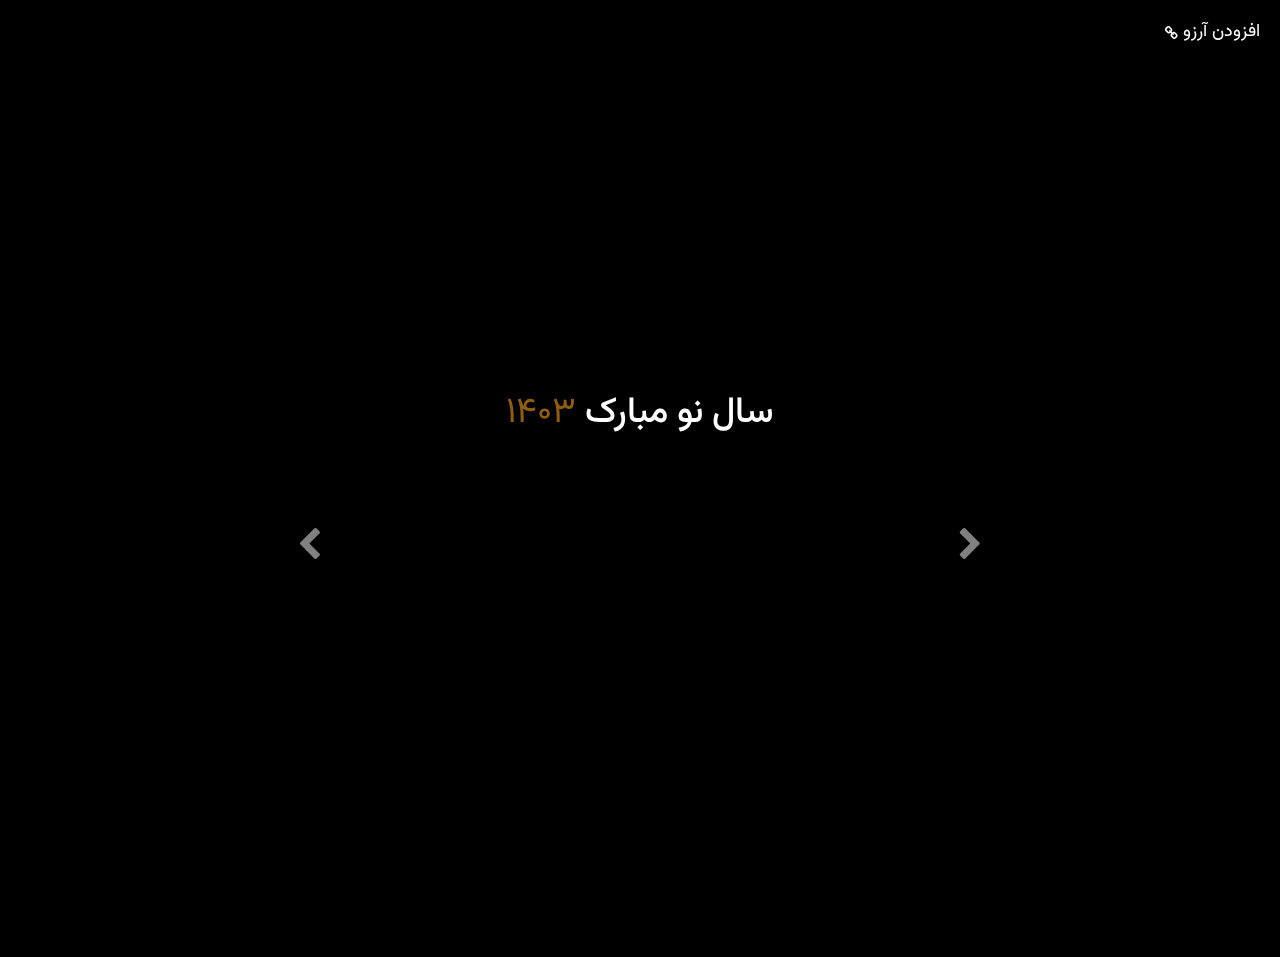
<file: index.html>
<!DOCTYPE html>
<html lang="en">
  <head>
    <meta charset="UTF-8" />
    <title>wishes</title>
    <meta name="viewport" content="width=device-width, initial-scale=1.0" />

    <link rel="icon" type="image/x-icon" href="images/favicon.ico" />
    <link rel="stylesheet" href="css/style.css" />
    <link rel="stylesheet" href="css/bootstrap-3.min.css" />
    <link
      rel="stylesheet"
      href="css/font-awesome-4.7.0/css/font-awesome.min.css"
    />
    <link
      rel="stylesheet"
      href="css/flag-icon-css-master/css/flag-icon.min.css"
    />
  </head>

  <body>
      <section class="gasy-content">
        <a class="github-link" href="add.html">
          <span>افزودن آرزو</span>
          <i class="fa fa-link"></i>
        </a>
        <canvas id="canvas"></canvas>
        <div class="text">
          <h1>
            سال نو مبارک
            <span id="year"></span>
          </h1>
          <br />
          <div class="container">
          <div class="row">
            <div class="col-md-offset-2 col-md-8">
              <div
                class="carousel slide"
                data-ride="carousel"
                id="quote-carousel"
              >
                <ol class="carousel-indicators" id="carousel-indicators"></ol>
                <div class="carousel-inner" id="name"></div>
                <a
                  data-slide="next"
                  href="#quote-carousel"
                  class="left carousel-control"
                >
                  <i class="fa fa-chevron-left" style="color: white"></i>
                </a>
                <a
                  data-slide="prev"
                  href="#quote-carousel"
                  class="right carousel-control"
                >
                  <i class="fa fa-chevron-right" style="color: white"></i>
                </a>
              </div>
            </div>
          </div>
        </div>
        </div>
      </section>

    <script src="js/jquery-3.3.1.min.js"></script>
    <script src="js/bonane.js"></script>
    <script src="js/bootstrap.min.js"></script>
    <script src="js/index.js"></script>
  </body>
</html>
</file>
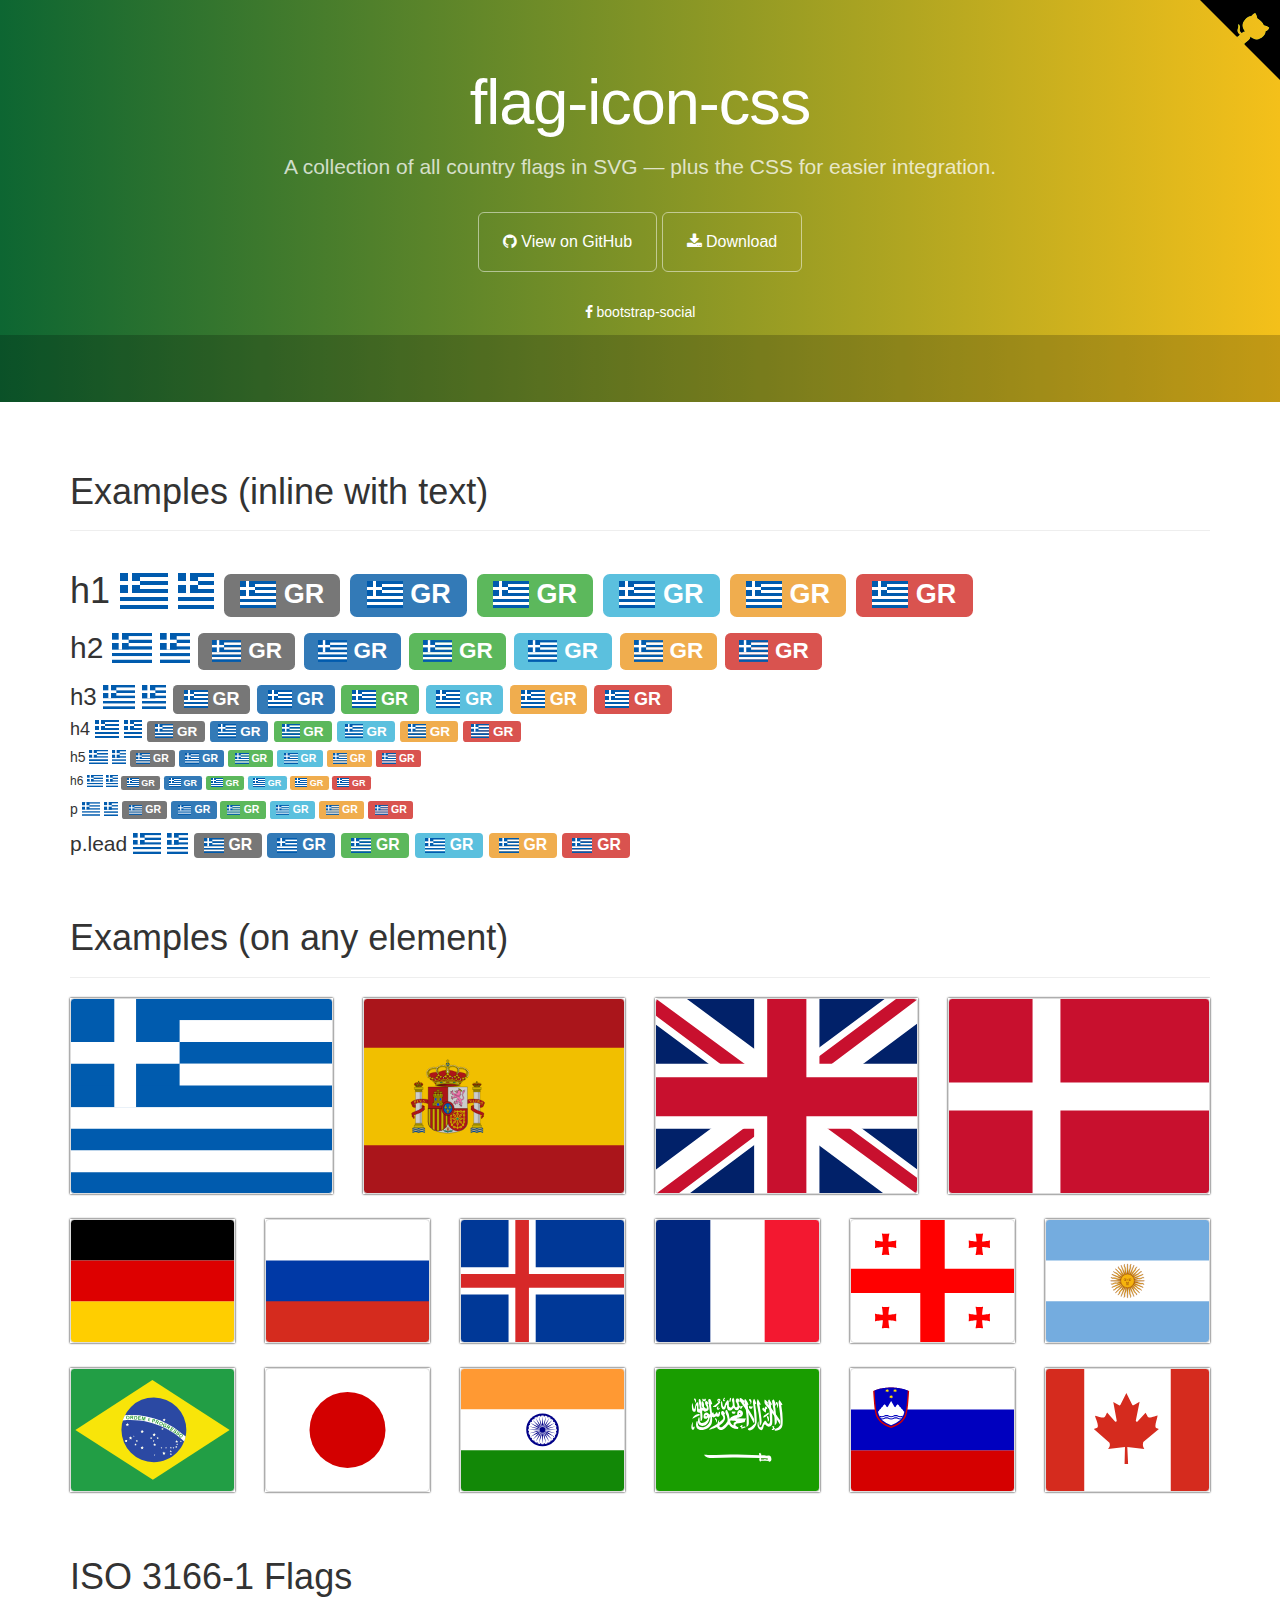
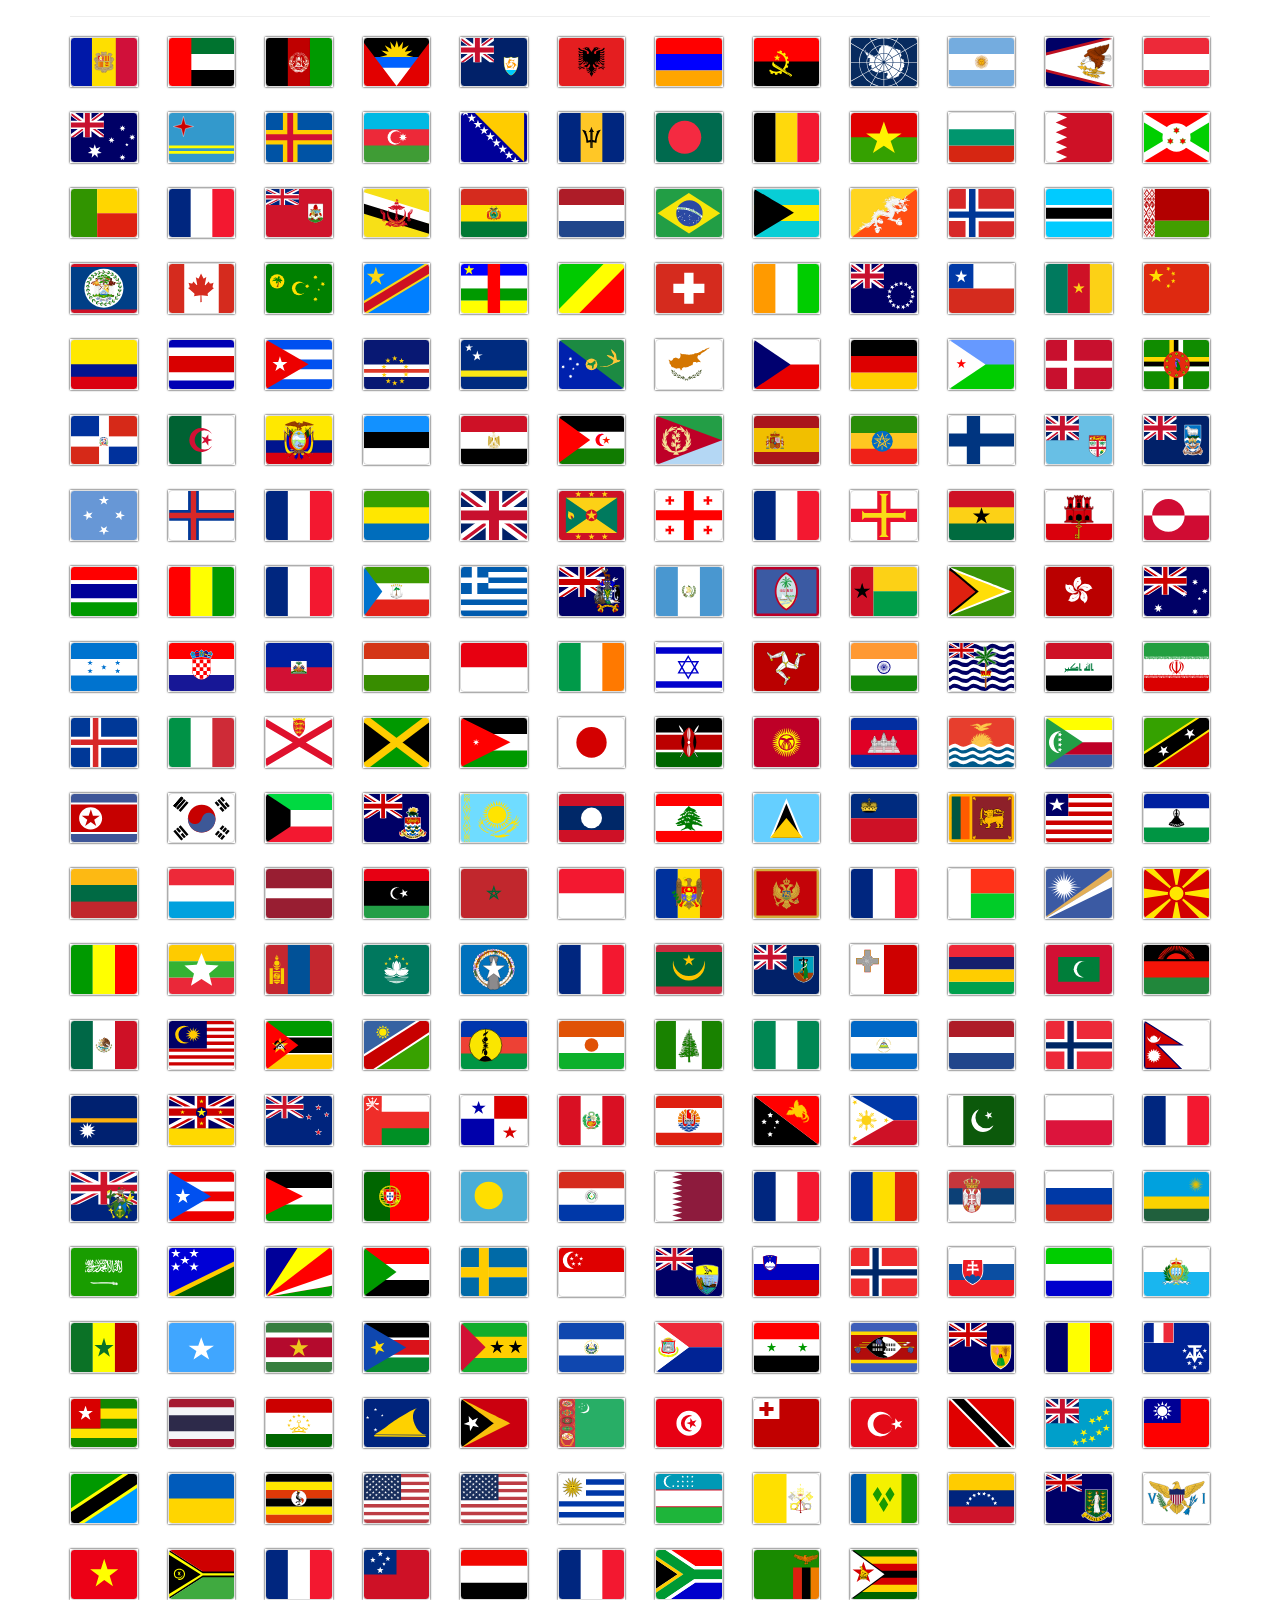
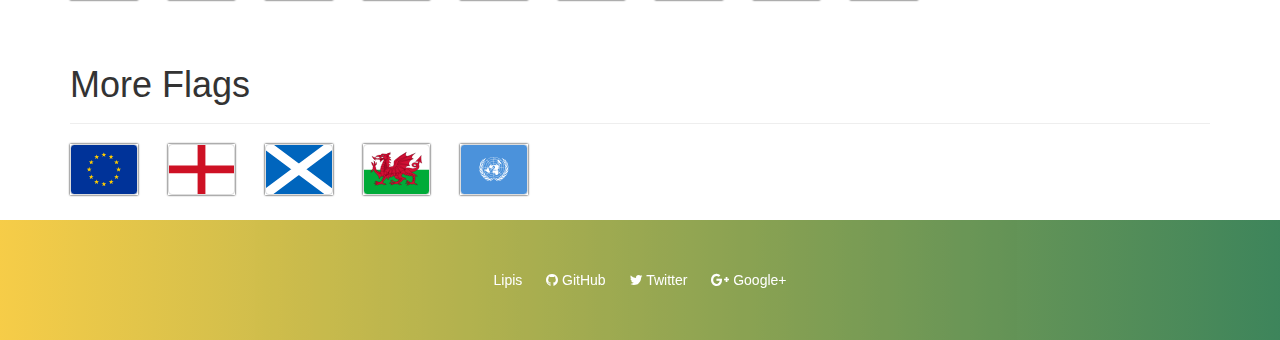
<file: css/flag-icon-css-master/index.html>
<!DOCTYPE html>
<html lang="en">
  <head>
    <meta charset="utf-8">
    <meta name="viewport" content="width=device-width, initial-scale=1.0">
    <meta property="og:type" content="website" />
    <meta property="og:url" content="https://lipis.github.io/flag-icon-css/" />

    <title>SVG Country Flags | flag-icon-css</title>

    <link href="https://maxcdn.bootstrapcdn.com/bootstrap/3.3.6/css/bootstrap.min.css" rel="stylesheet" id="bootstrap">
    <link href="https://maxcdn.bootstrapcdn.com/font-awesome/4.5.0/css/font-awesome.min.css" rel="stylesheet">
    <link href="./assets/docs.css" rel="stylesheet">
    <link href="./css/flag-icon.css" rel="stylesheet">
  </head>

  <body>
    <div class="jumbotron">
      <div class="container">
        <h1>flag-icon-css</h1>
        <p>
          A collection of all country flags in SVG — plus the CSS for easier integration.
        </p>
        <a href="https://github.com/lipis/flag-icon-css" class="btn btn-outline btn-lg"><span class="fa fa-github"></span> View on GitHub</a>
        <a href="https://github.com/lipis/flag-icon-css/archive/master.zip" class="btn btn-outline btn-lg"><span class="fa fa-download"></span> Download</a>
        <ul class="jumbotron-links">
          <li><a href="https://lipis.github.io/bootstrap-social"><span class="fa fa-facebook"></span> bootstrap-social</a></li>
        </ul>
      </div>
      <div class="bottom">
        <iframe src="https://ghbtns.com/github-btn.html?user=lipis&amp;repo=flag-icon-css&amp;type=watch&amp;count=true" class="social-share"></iframe>
      </div>
    </div>
    <script>
      if (window.location.hostname.indexOf('github') > 0) {
        window.location.replace("http://flag-icon-css.lip.is/");
      }
    </script>
    <div class="container">
      <section id="examples">
        <div class="page-header">
          <h1>Examples (inline with text)</h1>
        </div>
        <div class="no-wrap">
          <h1>
            h1
            <span class="flag-icon flag-icon-gr"></span>
            <span class="flag-icon flag-icon-squared flag-icon-gr"></span>
            <span class="label label-default"><span class="flag-icon flag-icon-gr"></span> GR</span>
            <span class="label label-primary"><span class="flag-icon flag-icon-gr"></span> GR</span>
            <span class="label label-success"><span class="flag-icon flag-icon-gr"></span> GR</span>
            <span class="label label-info"><span class="flag-icon flag-icon-gr"></span> GR</span>
            <span class="label label-warning"><span class="flag-icon flag-icon-gr"></span> GR</span>
            <span class="label label-danger"><span class="flag-icon flag-icon-gr"></span> GR</span>
          </h1>
          <h2>
            h2
            <span class="flag-icon flag-icon-gr"></span>
            <span class="flag-icon flag-icon-squared flag-icon-gr"></span>
            <span class="label label-default"><span class="flag-icon flag-icon-gr"></span> GR</span>
            <span class="label label-primary"><span class="flag-icon flag-icon-gr"></span> GR</span>
            <span class="label label-success"><span class="flag-icon flag-icon-gr"></span> GR</span>
            <span class="label label-info"><span class="flag-icon flag-icon-gr"></span> GR</span>
            <span class="label label-warning"><span class="flag-icon flag-icon-gr"></span> GR</span>
            <span class="label label-danger"><span class="flag-icon flag-icon-gr"></span> GR</span>
          </h2>
          <h3>
            h3
            <span class="flag-icon flag-icon-gr"></span>
            <span class="flag-icon flag-icon-squared flag-icon-gr"></span>
            <span class="label label-default"><span class="flag-icon flag-icon-gr"></span> GR</span>
            <span class="label label-primary"><span class="flag-icon flag-icon-gr"></span> GR</span>
            <span class="label label-success"><span class="flag-icon flag-icon-gr"></span> GR</span>
            <span class="label label-info"><span class="flag-icon flag-icon-gr"></span> GR</span>
            <span class="label label-warning"><span class="flag-icon flag-icon-gr"></span> GR</span>
            <span class="label label-danger"><span class="flag-icon flag-icon-gr"></span> GR</span>
          </h3>
          <h4>
            h4
            <span class="flag-icon flag-icon-gr"></span>
            <span class="flag-icon flag-icon-squared flag-icon-gr"></span>
            <span class="label label-default"><span class="flag-icon flag-icon-gr"></span> GR</span>
            <span class="label label-primary"><span class="flag-icon flag-icon-gr"></span> GR</span>
            <span class="label label-success"><span class="flag-icon flag-icon-gr"></span> GR</span>
            <span class="label label-info"><span class="flag-icon flag-icon-gr"></span> GR</span>
            <span class="label label-warning"><span class="flag-icon flag-icon-gr"></span> GR</span>
            <span class="label label-danger"><span class="flag-icon flag-icon-gr"></span> GR</span>
          </h4>
          <h5>
            h5
            <span class="flag-icon flag-icon-gr"></span>
            <span class="flag-icon flag-icon-squared flag-icon-gr"></span>
            <span class="label label-default"><span class="flag-icon flag-icon-gr"></span> GR</span>
            <span class="label label-primary"><span class="flag-icon flag-icon-gr"></span> GR</span>
            <span class="label label-success"><span class="flag-icon flag-icon-gr"></span> GR</span>
            <span class="label label-info"><span class="flag-icon flag-icon-gr"></span> GR</span>
            <span class="label label-warning"><span class="flag-icon flag-icon-gr"></span> GR</span>
            <span class="label label-danger"><span class="flag-icon flag-icon-gr"></span> GR</span>
          </h5>
          <h6>
            h6
            <span class="flag-icon flag-icon-gr"></span>
            <span class="flag-icon flag-icon-squared flag-icon-gr"></span>
            <span class="label label-default"><span class="flag-icon flag-icon-gr"></span> GR</span>
            <span class="label label-primary"><span class="flag-icon flag-icon-gr"></span> GR</span>
            <span class="label label-success"><span class="flag-icon flag-icon-gr"></span> GR</span>
            <span class="label label-info"><span class="flag-icon flag-icon-gr"></span> GR</span>
            <span class="label label-warning"><span class="flag-icon flag-icon-gr"></span> GR</span>
            <span class="label label-danger"><span class="flag-icon flag-icon-gr"></span> GR</span>
          </h6>
          <p>
            p
            <span class="flag-icon flag-icon-gr"></span>
            <span class="flag-icon flag-icon-squared flag-icon-gr"></span>
            <span class="label label-default"><span class="flag-icon flag-icon-gr"></span> GR</span>
            <span class="label label-primary"><span class="flag-icon flag-icon-gr"></span> GR</span>
            <span class="label label-success"><span class="flag-icon flag-icon-gr"></span> GR</span>
            <span class="label label-info"><span class="flag-icon flag-icon-gr"></span> GR</span>
            <span class="label label-warning"><span class="flag-icon flag-icon-gr"></span> GR</span>
            <span class="label label-danger"><span class="flag-icon flag-icon-gr"></span> GR</span>
          </p>
          <p class="lead">
            p.lead
            <span class="flag-icon flag-icon-gr"></span>
            <span class="flag-icon flag-icon-squared flag-icon-gr"></span>
            <span class="label label-default"><span class="flag-icon flag-icon-gr"></span> GR</span>
            <span class="label label-primary"><span class="flag-icon flag-icon-gr"></span> GR</span>
            <span class="label label-success"><span class="flag-icon flag-icon-gr"></span> GR</span>
            <span class="label label-info"><span class="flag-icon flag-icon-gr"></span> GR</span>
            <span class="label label-warning"><span class="flag-icon flag-icon-gr"></span> GR</span>
            <span class="label label-danger"><span class="flag-icon flag-icon-gr"></span> GR</span>
          </p>
        </section>
      </section>
      <section id="more" class="d">
        <div class="page-header">
          <h1>Examples (on any element)</h1>
        </div>
        <div class="row">
          <div class="col-lg-3 col-md-4 col-sm-4 col-xs-6">
            <div class="flag-wrapper">
              <div class="img-thumbnail flag flag-icon-background flag-icon-gr"></div>
            </div>
          </div>
          <div class="col-lg-3 col-md-4 col-sm-4 col-xs-6">
            <div class="flag-wrapper">
              <div class="img-thumbnail flag flag-icon-background flag-icon-es"></div>
            </div>
          </div>
          <div class="col-lg-3 col-md-4 col-sm-4 col-xs-3">
            <div class="flag-wrapper">
              <div class="img-thumbnail flag flag-icon-background flag-icon-gb"></div>
            </div>
          </div>
          <div class="col-lg-3 col-sm-2 col-xs-3">
            <div class="flag-wrapper">
              <div class="img-thumbnail flag flag-icon-background flag-icon-dk"></div>
            </div>
          </div>
          <div class="col-sm-2 col-xs-3">
            <div class="flag-wrapper">
              <div class="img-thumbnail flag flag-icon-background flag-icon-de"></div>
            </div>
          </div>
          <div class="col-sm-2 col-xs-3">
            <div class="flag-wrapper">
              <div class="img-thumbnail flag flag-icon-background flag-icon-ru"></div>
            </div>
          </div>
          <div class="col-sm-2 col-xs-3">
            <div class="flag-wrapper">
              <div class="img-thumbnail flag flag-icon-background flag-icon-is"></div>
            </div>
          </div>
          <div class="col-sm-2 col-xs-3">
            <div class="flag-wrapper">
              <div class="img-thumbnail flag flag-icon-background flag-icon-fr"></div>
            </div>
          </div>
          <div class="col-sm-2 col-xs-3">
            <div class="flag-wrapper">
              <div class="img-thumbnail flag flag-icon-background flag-icon-ge"></div>
            </div>
          </div>
          <div class="col-sm-2 col-xs-3">
            <div class="flag-wrapper">
              <div class="img-thumbnail flag flag-icon-background flag-icon-ar"></div>
            </div>
          </div>
          <div class="col-sm-2 col-xs-3">
            <div class="flag-wrapper">
              <div class="img-thumbnail flag flag-icon-background flag-icon-br"></div>
            </div>
          </div>
          <div class="col-sm-2 col-xs-3">
            <div class="flag-wrapper">
              <div class="img-thumbnail flag flag-icon-background flag-icon-jp"></div>
            </div>
          </div>
          <div class="col-sm-2 col-xs-3 hidden-xs">
            <div class="flag-wrapper">
              <div class="img-thumbnail flag flag-icon-background flag-icon-in"></div>
            </div>
          </div>
          <div class="col-sm-2 col-xs-3">
            <div class="flag-wrapper">
              <div class="img-thumbnail flag flag-icon-background flag-icon-sa"></div>
            </div>
          </div>
          <div class="col-sm-2 col-xs-3">
            <div class="flag-wrapper">
              <div class="img-thumbnail flag flag-icon-background flag-icon-si"></div>
            </div>
          </div>
          <div class="col-sm-2 col-xs-3 visible-lg">
            <div class="flag-wrapper">
              <div class="img-thumbnail flag flag-icon-background flag-icon-ca"></div>
            </div>
          </div>
        </div>
      </section>
      <section class="all-flags">
        <div class="page-header">
          <h1>ISO 3166-1 Flags</h1>
        </div>
        <div class="row">
          <div class="col-md-1 col-sm-2 col-xs-3"><div class="flag-wrapper"><div class="img-thumbnail flag flag-icon-background flag-icon-ad" title="ad" id="ad"></div></div></div>
          <div class="col-md-1 col-sm-2 col-xs-3"><div class="flag-wrapper"><div class="img-thumbnail flag flag-icon-background flag-icon-ae" title="ae" id="ae"></div></div></div>
          <div class="col-md-1 col-sm-2 col-xs-3"><div class="flag-wrapper"><div class="img-thumbnail flag flag-icon-background flag-icon-af" title="af" id="af"></div></div></div>
          <div class="col-md-1 col-sm-2 col-xs-3"><div class="flag-wrapper"><div class="img-thumbnail flag flag-icon-background flag-icon-ag" title="ag" id="ag"></div></div></div>
          <div class="col-md-1 col-sm-2 col-xs-3"><div class="flag-wrapper"><div class="img-thumbnail flag flag-icon-background flag-icon-ai" title="ai" id="ai"></div></div></div>
          <div class="col-md-1 col-sm-2 col-xs-3"><div class="flag-wrapper"><div class="img-thumbnail flag flag-icon-background flag-icon-al" title="al" id="al"></div></div></div>
          <div class="col-md-1 col-sm-2 col-xs-3"><div class="flag-wrapper"><div class="img-thumbnail flag flag-icon-background flag-icon-am" title="am" id="am"></div></div></div>
          <div class="col-md-1 col-sm-2 col-xs-3"><div class="flag-wrapper"><div class="img-thumbnail flag flag-icon-background flag-icon-ao" title="ao" id="ao"></div></div></div>
          <div class="col-md-1 col-sm-2 col-xs-3"><div class="flag-wrapper"><div class="img-thumbnail flag flag-icon-background flag-icon-aq" title="aq" id="aq"></div></div></div>
          <div class="col-md-1 col-sm-2 col-xs-3"><div class="flag-wrapper"><div class="img-thumbnail flag flag-icon-background flag-icon-ar" title="ar" id="ar"></div></div></div>
          <div class="col-md-1 col-sm-2 col-xs-3"><div class="flag-wrapper"><div class="img-thumbnail flag flag-icon-background flag-icon-as" title="as" id="as"></div></div></div>
          <div class="col-md-1 col-sm-2 col-xs-3"><div class="flag-wrapper"><div class="img-thumbnail flag flag-icon-background flag-icon-at" title="at" id="at"></div></div></div>
          <div class="col-md-1 col-sm-2 col-xs-3"><div class="flag-wrapper"><div class="img-thumbnail flag flag-icon-background flag-icon-au" title="au" id="au"></div></div></div>
          <div class="col-md-1 col-sm-2 col-xs-3"><div class="flag-wrapper"><div class="img-thumbnail flag flag-icon-background flag-icon-aw" title="aw" id="aw"></div></div></div>
          <div class="col-md-1 col-sm-2 col-xs-3"><div class="flag-wrapper"><div class="img-thumbnail flag flag-icon-background flag-icon-ax" title="ax" id="ax"></div></div></div>
          <div class="col-md-1 col-sm-2 col-xs-3"><div class="flag-wrapper"><div class="img-thumbnail flag flag-icon-background flag-icon-az" title="az" id="az"></div></div></div>
          <div class="col-md-1 col-sm-2 col-xs-3"><div class="flag-wrapper"><div class="img-thumbnail flag flag-icon-background flag-icon-ba" title="ba" id="ba"></div></div></div>
          <div class="col-md-1 col-sm-2 col-xs-3"><div class="flag-wrapper"><div class="img-thumbnail flag flag-icon-background flag-icon-bb" title="bb" id="bb"></div></div></div>
          <div class="col-md-1 col-sm-2 col-xs-3"><div class="flag-wrapper"><div class="img-thumbnail flag flag-icon-background flag-icon-bd" title="bd" id="bd"></div></div></div>
          <div class="col-md-1 col-sm-2 col-xs-3"><div class="flag-wrapper"><div class="img-thumbnail flag flag-icon-background flag-icon-be" title="be" id="be"></div></div></div>
          <div class="col-md-1 col-sm-2 col-xs-3"><div class="flag-wrapper"><div class="img-thumbnail flag flag-icon-background flag-icon-bf" title="bf" id="bf"></div></div></div>
          <div class="col-md-1 col-sm-2 col-xs-3"><div class="flag-wrapper"><div class="img-thumbnail flag flag-icon-background flag-icon-bg" title="bg" id="bg"></div></div></div>
          <div class="col-md-1 col-sm-2 col-xs-3"><div class="flag-wrapper"><div class="img-thumbnail flag flag-icon-background flag-icon-bh" title="bh" id="bh"></div></div></div>
          <div class="col-md-1 col-sm-2 col-xs-3"><div class="flag-wrapper"><div class="img-thumbnail flag flag-icon-background flag-icon-bi" title="bi" id="bi"></div></div></div>
          <div class="col-md-1 col-sm-2 col-xs-3"><div class="flag-wrapper"><div class="img-thumbnail flag flag-icon-background flag-icon-bj" title="bj" id="bj"></div></div></div>
          <div class="col-md-1 col-sm-2 col-xs-3"><div class="flag-wrapper"><div class="img-thumbnail flag flag-icon-background flag-icon-bl" title="bl" id="bl"></div></div></div>
          <div class="col-md-1 col-sm-2 col-xs-3"><div class="flag-wrapper"><div class="img-thumbnail flag flag-icon-background flag-icon-bm" title="bm" id="bm"></div></div></div>
          <div class="col-md-1 col-sm-2 col-xs-3"><div class="flag-wrapper"><div class="img-thumbnail flag flag-icon-background flag-icon-bn" title="bn" id="bn"></div></div></div>
          <div class="col-md-1 col-sm-2 col-xs-3"><div class="flag-wrapper"><div class="img-thumbnail flag flag-icon-background flag-icon-bo" title="bo" id="bo"></div></div></div>
          <div class="col-md-1 col-sm-2 col-xs-3"><div class="flag-wrapper"><div class="img-thumbnail flag flag-icon-background flag-icon-bq" title="bq" id="bq"></div></div></div>
          <div class="col-md-1 col-sm-2 col-xs-3"><div class="flag-wrapper"><div class="img-thumbnail flag flag-icon-background flag-icon-br" title="br" id="br"></div></div></div>
          <div class="col-md-1 col-sm-2 col-xs-3"><div class="flag-wrapper"><div class="img-thumbnail flag flag-icon-background flag-icon-bs" title="bs" id="bs"></div></div></div>
          <div class="col-md-1 col-sm-2 col-xs-3"><div class="flag-wrapper"><div class="img-thumbnail flag flag-icon-background flag-icon-bt" title="bt" id="bt"></div></div></div>
          <div class="col-md-1 col-sm-2 col-xs-3"><div class="flag-wrapper"><div class="img-thumbnail flag flag-icon-background flag-icon-bv" title="bv" id="bv"></div></div></div>
          <div class="col-md-1 col-sm-2 col-xs-3"><div class="flag-wrapper"><div class="img-thumbnail flag flag-icon-background flag-icon-bw" title="bw" id="bw"></div></div></div>
          <div class="col-md-1 col-sm-2 col-xs-3"><div class="flag-wrapper"><div class="img-thumbnail flag flag-icon-background flag-icon-by" title="by" id="by"></div></div></div>
          <div class="col-md-1 col-sm-2 col-xs-3"><div class="flag-wrapper"><div class="img-thumbnail flag flag-icon-background flag-icon-bz" title="bz" id="bz"></div></div></div>
          <div class="col-md-1 col-sm-2 col-xs-3"><div class="flag-wrapper"><div class="img-thumbnail flag flag-icon-background flag-icon-ca" title="ca" id="ca"></div></div></div>
          <div class="col-md-1 col-sm-2 col-xs-3"><div class="flag-wrapper"><div class="img-thumbnail flag flag-icon-background flag-icon-cc" title="cc" id="cc"></div></div></div>
          <div class="col-md-1 col-sm-2 col-xs-3"><div class="flag-wrapper"><div class="img-thumbnail flag flag-icon-background flag-icon-cd" title="cd" id="cd"></div></div></div>
          <div class="col-md-1 col-sm-2 col-xs-3"><div class="flag-wrapper"><div class="img-thumbnail flag flag-icon-background flag-icon-cf" title="cf" id="cf"></div></div></div>
          <div class="col-md-1 col-sm-2 col-xs-3"><div class="flag-wrapper"><div class="img-thumbnail flag flag-icon-background flag-icon-cg" title="cg" id="cg"></div></div></div>
          <div class="col-md-1 col-sm-2 col-xs-3"><div class="flag-wrapper"><div class="img-thumbnail flag flag-icon-background flag-icon-ch" title="ch" id="ch"></div></div></div>
          <div class="col-md-1 col-sm-2 col-xs-3"><div class="flag-wrapper"><div class="img-thumbnail flag flag-icon-background flag-icon-ci" title="ci" id="ci"></div></div></div>
          <div class="col-md-1 col-sm-2 col-xs-3"><div class="flag-wrapper"><div class="img-thumbnail flag flag-icon-background flag-icon-ck" title="ck" id="ck"></div></div></div>
          <div class="col-md-1 col-sm-2 col-xs-3"><div class="flag-wrapper"><div class="img-thumbnail flag flag-icon-background flag-icon-cl" title="cl" id="cl"></div></div></div>
          <div class="col-md-1 col-sm-2 col-xs-3"><div class="flag-wrapper"><div class="img-thumbnail flag flag-icon-background flag-icon-cm" title="cm" id="cm"></div></div></div>
          <div class="col-md-1 col-sm-2 col-xs-3"><div class="flag-wrapper"><div class="img-thumbnail flag flag-icon-background flag-icon-cn" title="cn" id="cn"></div></div></div>
          <div class="col-md-1 col-sm-2 col-xs-3"><div class="flag-wrapper"><div class="img-thumbnail flag flag-icon-background flag-icon-co" title="co" id="co"></div></div></div>
          <div class="col-md-1 col-sm-2 col-xs-3"><div class="flag-wrapper"><div class="img-thumbnail flag flag-icon-background flag-icon-cr" title="cr" id="cr"></div></div></div>
          <div class="col-md-1 col-sm-2 col-xs-3"><div class="flag-wrapper"><div class="img-thumbnail flag flag-icon-background flag-icon-cu" title="cu" id="cu"></div></div></div>
          <div class="col-md-1 col-sm-2 col-xs-3"><div class="flag-wrapper"><div class="img-thumbnail flag flag-icon-background flag-icon-cv" title="cv" id="cv"></div></div></div>
          <div class="col-md-1 col-sm-2 col-xs-3"><div class="flag-wrapper"><div class="img-thumbnail flag flag-icon-background flag-icon-cw" title="cw" id="cw"></div></div></div>
          <div class="col-md-1 col-sm-2 col-xs-3"><div class="flag-wrapper"><div class="img-thumbnail flag flag-icon-background flag-icon-cx" title="cx" id="cx"></div></div></div>
          <div class="col-md-1 col-sm-2 col-xs-3"><div class="flag-wrapper"><div class="img-thumbnail flag flag-icon-background flag-icon-cy" title="cy" id="cy"></div></div></div>
          <div class="col-md-1 col-sm-2 col-xs-3"><div class="flag-wrapper"><div class="img-thumbnail flag flag-icon-background flag-icon-cz" title="cz" id="cz"></div></div></div>
          <div class="col-md-1 col-sm-2 col-xs-3"><div class="flag-wrapper"><div class="img-thumbnail flag flag-icon-background flag-icon-de" title="de" id="de"></div></div></div>
          <div class="col-md-1 col-sm-2 col-xs-3"><div class="flag-wrapper"><div class="img-thumbnail flag flag-icon-background flag-icon-dj" title="dj" id="dj"></div></div></div>
          <div class="col-md-1 col-sm-2 col-xs-3"><div class="flag-wrapper"><div class="img-thumbnail flag flag-icon-background flag-icon-dk" title="dk" id="dk"></div></div></div>
          <div class="col-md-1 col-sm-2 col-xs-3"><div class="flag-wrapper"><div class="img-thumbnail flag flag-icon-background flag-icon-dm" title="dm" id="dm"></div></div></div>
          <div class="col-md-1 col-sm-2 col-xs-3"><div class="flag-wrapper"><div class="img-thumbnail flag flag-icon-background flag-icon-do" title="do" id="do"></div></div></div>
          <div class="col-md-1 col-sm-2 col-xs-3"><div class="flag-wrapper"><div class="img-thumbnail flag flag-icon-background flag-icon-dz" title="dz" id="dz"></div></div></div>
          <div class="col-md-1 col-sm-2 col-xs-3"><div class="flag-wrapper"><div class="img-thumbnail flag flag-icon-background flag-icon-ec" title="ec" id="ec"></div></div></div>
          <div class="col-md-1 col-sm-2 col-xs-3"><div class="flag-wrapper"><div class="img-thumbnail flag flag-icon-background flag-icon-ee" title="ee" id="ee"></div></div></div>
          <div class="col-md-1 col-sm-2 col-xs-3"><div class="flag-wrapper"><div class="img-thumbnail flag flag-icon-background flag-icon-eg" title="eg" id="eg"></div></div></div>
          <div class="col-md-1 col-sm-2 col-xs-3"><div class="flag-wrapper"><div class="img-thumbnail flag flag-icon-background flag-icon-eh" title="eh" id="eh"></div></div></div>
          <div class="col-md-1 col-sm-2 col-xs-3"><div class="flag-wrapper"><div class="img-thumbnail flag flag-icon-background flag-icon-er" title="er" id="er"></div></div></div>
          <div class="col-md-1 col-sm-2 col-xs-3"><div class="flag-wrapper"><div class="img-thumbnail flag flag-icon-background flag-icon-es" title="es" id="es"></div></div></div>
          <div class="col-md-1 col-sm-2 col-xs-3"><div class="flag-wrapper"><div class="img-thumbnail flag flag-icon-background flag-icon-et" title="et" id="et"></div></div></div>
          <div class="col-md-1 col-sm-2 col-xs-3"><div class="flag-wrapper"><div class="img-thumbnail flag flag-icon-background flag-icon-fi" title="fi" id="fi"></div></div></div>
          <div class="col-md-1 col-sm-2 col-xs-3"><div class="flag-wrapper"><div class="img-thumbnail flag flag-icon-background flag-icon-fj" title="fj" id="fj"></div></div></div>
          <div class="col-md-1 col-sm-2 col-xs-3"><div class="flag-wrapper"><div class="img-thumbnail flag flag-icon-background flag-icon-fk" title="fk" id="fk"></div></div></div>
          <div class="col-md-1 col-sm-2 col-xs-3"><div class="flag-wrapper"><div class="img-thumbnail flag flag-icon-background flag-icon-fm" title="fm" id="fm"></div></div></div>
          <div class="col-md-1 col-sm-2 col-xs-3"><div class="flag-wrapper"><div class="img-thumbnail flag flag-icon-background flag-icon-fo" title="fo" id="fo"></div></div></div>
          <div class="col-md-1 col-sm-2 col-xs-3"><div class="flag-wrapper"><div class="img-thumbnail flag flag-icon-background flag-icon-fr" title="fr" id="fr"></div></div></div>
          <div class="col-md-1 col-sm-2 col-xs-3"><div class="flag-wrapper"><div class="img-thumbnail flag flag-icon-background flag-icon-ga" title="ga" id="ga"></div></div></div>
          <div class="col-md-1 col-sm-2 col-xs-3"><div class="flag-wrapper"><div class="img-thumbnail flag flag-icon-background flag-icon-gb" title="gb" id="gb"></div></div></div>
          <div class="col-md-1 col-sm-2 col-xs-3"><div class="flag-wrapper"><div class="img-thumbnail flag flag-icon-background flag-icon-gd" title="gd" id="gd"></div></div></div>
          <div class="col-md-1 col-sm-2 col-xs-3"><div class="flag-wrapper"><div class="img-thumbnail flag flag-icon-background flag-icon-ge" title="ge" id="ge"></div></div></div>
          <div class="col-md-1 col-sm-2 col-xs-3"><div class="flag-wrapper"><div class="img-thumbnail flag flag-icon-background flag-icon-gf" title="gf" id="gf"></div></div></div>
          <div class="col-md-1 col-sm-2 col-xs-3"><div class="flag-wrapper"><div class="img-thumbnail flag flag-icon-background flag-icon-gg" title="gg" id="gg"></div></div></div>
          <div class="col-md-1 col-sm-2 col-xs-3"><div class="flag-wrapper"><div class="img-thumbnail flag flag-icon-background flag-icon-gh" title="gh" id="gh"></div></div></div>
          <div class="col-md-1 col-sm-2 col-xs-3"><div class="flag-wrapper"><div class="img-thumbnail flag flag-icon-background flag-icon-gi" title="gi" id="gi"></div></div></div>
          <div class="col-md-1 col-sm-2 col-xs-3"><div class="flag-wrapper"><div class="img-thumbnail flag flag-icon-background flag-icon-gl" title="gl" id="gl"></div></div></div>
          <div class="col-md-1 col-sm-2 col-xs-3"><div class="flag-wrapper"><div class="img-thumbnail flag flag-icon-background flag-icon-gm" title="gm" id="gm"></div></div></div>
          <div class="col-md-1 col-sm-2 col-xs-3"><div class="flag-wrapper"><div class="img-thumbnail flag flag-icon-background flag-icon-gn" title="gn" id="gn"></div></div></div>
          <div class="col-md-1 col-sm-2 col-xs-3"><div class="flag-wrapper"><div class="img-thumbnail flag flag-icon-background flag-icon-gp" title="gp" id="gp"></div></div></div>
          <div class="col-md-1 col-sm-2 col-xs-3"><div class="flag-wrapper"><div class="img-thumbnail flag flag-icon-background flag-icon-gq" title="gq" id="gq"></div></div></div>
          <div class="col-md-1 col-sm-2 col-xs-3"><div class="flag-wrapper"><div class="img-thumbnail flag flag-icon-background flag-icon-gr" title="gr" id="gr"></div></div></div>
          <div class="col-md-1 col-sm-2 col-xs-3"><div class="flag-wrapper"><div class="img-thumbnail flag flag-icon-background flag-icon-gs" title="gs" id="gs"></div></div></div>
          <div class="col-md-1 col-sm-2 col-xs-3"><div class="flag-wrapper"><div class="img-thumbnail flag flag-icon-background flag-icon-gt" title="gt" id="gt"></div></div></div>
          <div class="col-md-1 col-sm-2 col-xs-3"><div class="flag-wrapper"><div class="img-thumbnail flag flag-icon-background flag-icon-gu" title="gu" id="gu"></div></div></div>
          <div class="col-md-1 col-sm-2 col-xs-3"><div class="flag-wrapper"><div class="img-thumbnail flag flag-icon-background flag-icon-gw" title="gw" id="gw"></div></div></div>
          <div class="col-md-1 col-sm-2 col-xs-3"><div class="flag-wrapper"><div class="img-thumbnail flag flag-icon-background flag-icon-gy" title="gy" id="gy"></div></div></div>
          <div class="col-md-1 col-sm-2 col-xs-3"><div class="flag-wrapper"><div class="img-thumbnail flag flag-icon-background flag-icon-hk" title="hk" id="hk"></div></div></div>
          <div class="col-md-1 col-sm-2 col-xs-3"><div class="flag-wrapper"><div class="img-thumbnail flag flag-icon-background flag-icon-hm" title="hm" id="hm"></div></div></div>
          <div class="col-md-1 col-sm-2 col-xs-3"><div class="flag-wrapper"><div class="img-thumbnail flag flag-icon-background flag-icon-hn" title="hn" id="hn"></div></div></div>
          <div class="col-md-1 col-sm-2 col-xs-3"><div class="flag-wrapper"><div class="img-thumbnail flag flag-icon-background flag-icon-hr" title="hr" id="hr"></div></div></div>
          <div class="col-md-1 col-sm-2 col-xs-3"><div class="flag-wrapper"><div class="img-thumbnail flag flag-icon-background flag-icon-ht" title="ht" id="ht"></div></div></div>
          <div class="col-md-1 col-sm-2 col-xs-3"><div class="flag-wrapper"><div class="img-thumbnail flag flag-icon-background flag-icon-hu" title="hu" id="hu"></div></div></div>
          <div class="col-md-1 col-sm-2 col-xs-3"><div class="flag-wrapper"><div class="img-thumbnail flag flag-icon-background flag-icon-id" title="id" id="id"></div></div></div>
          <div class="col-md-1 col-sm-2 col-xs-3"><div class="flag-wrapper"><div class="img-thumbnail flag flag-icon-background flag-icon-ie" title="ie" id="ie"></div></div></div>
          <div class="col-md-1 col-sm-2 col-xs-3"><div class="flag-wrapper"><div class="img-thumbnail flag flag-icon-background flag-icon-il" title="il" id="il"></div></div></div>
          <div class="col-md-1 col-sm-2 col-xs-3"><div class="flag-wrapper"><div class="img-thumbnail flag flag-icon-background flag-icon-im" title="im" id="im"></div></div></div>
          <div class="col-md-1 col-sm-2 col-xs-3"><div class="flag-wrapper"><div class="img-thumbnail flag flag-icon-background flag-icon-in" title="in" id="in"></div></div></div>
          <div class="col-md-1 col-sm-2 col-xs-3"><div class="flag-wrapper"><div class="img-thumbnail flag flag-icon-background flag-icon-io" title="io" id="io"></div></div></div>
          <div class="col-md-1 col-sm-2 col-xs-3"><div class="flag-wrapper"><div class="img-thumbnail flag flag-icon-background flag-icon-iq" title="iq" id="iq"></div></div></div>
          <div class="col-md-1 col-sm-2 col-xs-3"><div class="flag-wrapper"><div class="img-thumbnail flag flag-icon-background flag-icon-ir" title="ir" id="ir"></div></div></div>
          <div class="col-md-1 col-sm-2 col-xs-3"><div class="flag-wrapper"><div class="img-thumbnail flag flag-icon-background flag-icon-is" title="is" id="is"></div></div></div>
          <div class="col-md-1 col-sm-2 col-xs-3"><div class="flag-wrapper"><div class="img-thumbnail flag flag-icon-background flag-icon-it" title="it" id="it"></div></div></div>
          <div class="col-md-1 col-sm-2 col-xs-3"><div class="flag-wrapper"><div class="img-thumbnail flag flag-icon-background flag-icon-je" title="je" id="je"></div></div></div>
          <div class="col-md-1 col-sm-2 col-xs-3"><div class="flag-wrapper"><div class="img-thumbnail flag flag-icon-background flag-icon-jm" title="jm" id="jm"></div></div></div>
          <div class="col-md-1 col-sm-2 col-xs-3"><div class="flag-wrapper"><div class="img-thumbnail flag flag-icon-background flag-icon-jo" title="jo" id="jo"></div></div></div>
          <div class="col-md-1 col-sm-2 col-xs-3"><div class="flag-wrapper"><div class="img-thumbnail flag flag-icon-background flag-icon-jp" title="jp" id="jp"></div></div></div>
          <div class="col-md-1 col-sm-2 col-xs-3"><div class="flag-wrapper"><div class="img-thumbnail flag flag-icon-background flag-icon-ke" title="ke" id="ke"></div></div></div>
          <div class="col-md-1 col-sm-2 col-xs-3"><div class="flag-wrapper"><div class="img-thumbnail flag flag-icon-background flag-icon-kg" title="kg" id="kg"></div></div></div>
          <div class="col-md-1 col-sm-2 col-xs-3"><div class="flag-wrapper"><div class="img-thumbnail flag flag-icon-background flag-icon-kh" title="kh" id="kh"></div></div></div>
          <div class="col-md-1 col-sm-2 col-xs-3"><div class="flag-wrapper"><div class="img-thumbnail flag flag-icon-background flag-icon-ki" title="ki" id="ki"></div></div></div>
          <div class="col-md-1 col-sm-2 col-xs-3"><div class="flag-wrapper"><div class="img-thumbnail flag flag-icon-background flag-icon-km" title="km" id="km"></div></div></div>
          <div class="col-md-1 col-sm-2 col-xs-3"><div class="flag-wrapper"><div class="img-thumbnail flag flag-icon-background flag-icon-kn" title="kn" id="kn"></div></div></div>
          <div class="col-md-1 col-sm-2 col-xs-3"><div class="flag-wrapper"><div class="img-thumbnail flag flag-icon-background flag-icon-kp" title="kp" id="kp"></div></div></div>
          <div class="col-md-1 col-sm-2 col-xs-3"><div class="flag-wrapper"><div class="img-thumbnail flag flag-icon-background flag-icon-kr" title="kr" id="kr"></div></div></div>
          <div class="col-md-1 col-sm-2 col-xs-3"><div class="flag-wrapper"><div class="img-thumbnail flag flag-icon-background flag-icon-kw" title="kw" id="kw"></div></div></div>
          <div class="col-md-1 col-sm-2 col-xs-3"><div class="flag-wrapper"><div class="img-thumbnail flag flag-icon-background flag-icon-ky" title="ky" id="ky"></div></div></div>
          <div class="col-md-1 col-sm-2 col-xs-3"><div class="flag-wrapper"><div class="img-thumbnail flag flag-icon-background flag-icon-kz" title="kz" id="kz"></div></div></div>
          <div class="col-md-1 col-sm-2 col-xs-3"><div class="flag-wrapper"><div class="img-thumbnail flag flag-icon-background flag-icon-la" title="la" id="la"></div></div></div>
          <div class="col-md-1 col-sm-2 col-xs-3"><div class="flag-wrapper"><div class="img-thumbnail flag flag-icon-background flag-icon-lb" title="lb" id="lb"></div></div></div>
          <div class="col-md-1 col-sm-2 col-xs-3"><div class="flag-wrapper"><div class="img-thumbnail flag flag-icon-background flag-icon-lc" title="lc" id="lc"></div></div></div>
          <div class="col-md-1 col-sm-2 col-xs-3"><div class="flag-wrapper"><div class="img-thumbnail flag flag-icon-background flag-icon-li" title="li" id="li"></div></div></div>
          <div class="col-md-1 col-sm-2 col-xs-3"><div class="flag-wrapper"><div class="img-thumbnail flag flag-icon-background flag-icon-lk" title="lk" id="lk"></div></div></div>
          <div class="col-md-1 col-sm-2 col-xs-3"><div class="flag-wrapper"><div class="img-thumbnail flag flag-icon-background flag-icon-lr" title="lr" id="lr"></div></div></div>
          <div class="col-md-1 col-sm-2 col-xs-3"><div class="flag-wrapper"><div class="img-thumbnail flag flag-icon-background flag-icon-ls" title="ls" id="ls"></div></div></div>
          <div class="col-md-1 col-sm-2 col-xs-3"><div class="flag-wrapper"><div class="img-thumbnail flag flag-icon-background flag-icon-lt" title="lt" id="lt"></div></div></div>
          <div class="col-md-1 col-sm-2 col-xs-3"><div class="flag-wrapper"><div class="img-thumbnail flag flag-icon-background flag-icon-lu" title="lu" id="lu"></div></div></div>
          <div class="col-md-1 col-sm-2 col-xs-3"><div class="flag-wrapper"><div class="img-thumbnail flag flag-icon-background flag-icon-lv" title="lv" id="lv"></div></div></div>
          <div class="col-md-1 col-sm-2 col-xs-3"><div class="flag-wrapper"><div class="img-thumbnail flag flag-icon-background flag-icon-ly" title="ly" id="ly"></div></div></div>
          <div class="col-md-1 col-sm-2 col-xs-3"><div class="flag-wrapper"><div class="img-thumbnail flag flag-icon-background flag-icon-ma" title="ma" id="ma"></div></div></div>
          <div class="col-md-1 col-sm-2 col-xs-3"><div class="flag-wrapper"><div class="img-thumbnail flag flag-icon-background flag-icon-mc" title="mc" id="mc"></div></div></div>
          <div class="col-md-1 col-sm-2 col-xs-3"><div class="flag-wrapper"><div class="img-thumbnail flag flag-icon-background flag-icon-md" title="md" id="md"></div></div></div>
          <div class="col-md-1 col-sm-2 col-xs-3"><div class="flag-wrapper"><div class="img-thumbnail flag flag-icon-background flag-icon-me" title="me" id="me"></div></div></div>
          <div class="col-md-1 col-sm-2 col-xs-3"><div class="flag-wrapper"><div class="img-thumbnail flag flag-icon-background flag-icon-mf" title="mf" id="mf"></div></div></div>
          <div class="col-md-1 col-sm-2 col-xs-3"><div class="flag-wrapper"><div class="img-thumbnail flag flag-icon-background flag-icon-mg" title="mg" id="mg"></div></div></div>
          <div class="col-md-1 col-sm-2 col-xs-3"><div class="flag-wrapper"><div class="img-thumbnail flag flag-icon-background flag-icon-mh" title="mh" id="mh"></div></div></div>
          <div class="col-md-1 col-sm-2 col-xs-3"><div class="flag-wrapper"><div class="img-thumbnail flag flag-icon-background flag-icon-mk" title="mk" id="mk"></div></div></div>
          <div class="col-md-1 col-sm-2 col-xs-3"><div class="flag-wrapper"><div class="img-thumbnail flag flag-icon-background flag-icon-ml" title="ml" id="ml"></div></div></div>
          <div class="col-md-1 col-sm-2 col-xs-3"><div class="flag-wrapper"><div class="img-thumbnail flag flag-icon-background flag-icon-mm" title="mm" id="mm"></div></div></div>
          <div class="col-md-1 col-sm-2 col-xs-3"><div class="flag-wrapper"><div class="img-thumbnail flag flag-icon-background flag-icon-mn" title="mn" id="mn"></div></div></div>
          <div class="col-md-1 col-sm-2 col-xs-3"><div class="flag-wrapper"><div class="img-thumbnail flag flag-icon-background flag-icon-mo" title="mo" id="mo"></div></div></div>
          <div class="col-md-1 col-sm-2 col-xs-3"><div class="flag-wrapper"><div class="img-thumbnail flag flag-icon-background flag-icon-mp" title="mp" id="mp"></div></div></div>
          <div class="col-md-1 col-sm-2 col-xs-3"><div class="flag-wrapper"><div class="img-thumbnail flag flag-icon-background flag-icon-mq" title="mq" id="mq"></div></div></div>
          <div class="col-md-1 col-sm-2 col-xs-3"><div class="flag-wrapper"><div class="img-thumbnail flag flag-icon-background flag-icon-mr" title="mr" id="mr"></div></div></div>
          <div class="col-md-1 col-sm-2 col-xs-3"><div class="flag-wrapper"><div class="img-thumbnail flag flag-icon-background flag-icon-ms" title="ms" id="ms"></div></div></div>
          <div class="col-md-1 col-sm-2 col-xs-3"><div class="flag-wrapper"><div class="img-thumbnail flag flag-icon-background flag-icon-mt" title="mt" id="mt"></div></div></div>
          <div class="col-md-1 col-sm-2 col-xs-3"><div class="flag-wrapper"><div class="img-thumbnail flag flag-icon-background flag-icon-mu" title="mu" id="mu"></div></div></div>
          <div class="col-md-1 col-sm-2 col-xs-3"><div class="flag-wrapper"><div class="img-thumbnail flag flag-icon-background flag-icon-mv" title="mv" id="mv"></div></div></div>
          <div class="col-md-1 col-sm-2 col-xs-3"><div class="flag-wrapper"><div class="img-thumbnail flag flag-icon-background flag-icon-mw" title="mw" id="mw"></div></div></div>
          <div class="col-md-1 col-sm-2 col-xs-3"><div class="flag-wrapper"><div class="img-thumbnail flag flag-icon-background flag-icon-mx" title="mx" id="mx"></div></div></div>
          <div class="col-md-1 col-sm-2 col-xs-3"><div class="flag-wrapper"><div class="img-thumbnail flag flag-icon-background flag-icon-my" title="my" id="my"></div></div></div>
          <div class="col-md-1 col-sm-2 col-xs-3"><div class="flag-wrapper"><div class="img-thumbnail flag flag-icon-background flag-icon-mz" title="mz" id="mz"></div></div></div>
          <div class="col-md-1 col-sm-2 col-xs-3"><div class="flag-wrapper"><div class="img-thumbnail flag flag-icon-background flag-icon-na" title="na" id="na"></div></div></div>
          <div class="col-md-1 col-sm-2 col-xs-3"><div class="flag-wrapper"><div class="img-thumbnail flag flag-icon-background flag-icon-nc" title="nc" id="nc"></div></div></div>
          <div class="col-md-1 col-sm-2 col-xs-3"><div class="flag-wrapper"><div class="img-thumbnail flag flag-icon-background flag-icon-ne" title="ne" id="ne"></div></div></div>
          <div class="col-md-1 col-sm-2 col-xs-3"><div class="flag-wrapper"><div class="img-thumbnail flag flag-icon-background flag-icon-nf" title="nf" id="nf"></div></div></div>
          <div class="col-md-1 col-sm-2 col-xs-3"><div class="flag-wrapper"><div class="img-thumbnail flag flag-icon-background flag-icon-ng" title="ng" id="ng"></div></div></div>
          <div class="col-md-1 col-sm-2 col-xs-3"><div class="flag-wrapper"><div class="img-thumbnail flag flag-icon-background flag-icon-ni" title="ni" id="ni"></div></div></div>
          <div class="col-md-1 col-sm-2 col-xs-3"><div class="flag-wrapper"><div class="img-thumbnail flag flag-icon-background flag-icon-nl" title="nl" id="nl"></div></div></div>
          <div class="col-md-1 col-sm-2 col-xs-3"><div class="flag-wrapper"><div class="img-thumbnail flag flag-icon-background flag-icon-no" title="no" id="no"></div></div></div>
          <div class="col-md-1 col-sm-2 col-xs-3"><div class="flag-wrapper"><div class="img-thumbnail flag flag-icon-background flag-icon-np" title="np" id="np"></div></div></div>
          <div class="col-md-1 col-sm-2 col-xs-3"><div class="flag-wrapper"><div class="img-thumbnail flag flag-icon-background flag-icon-nr" title="nr" id="nr"></div></div></div>
          <div class="col-md-1 col-sm-2 col-xs-3"><div class="flag-wrapper"><div class="img-thumbnail flag flag-icon-background flag-icon-nu" title="nu" id="nu"></div></div></div>
          <div class="col-md-1 col-sm-2 col-xs-3"><div class="flag-wrapper"><div class="img-thumbnail flag flag-icon-background flag-icon-nz" title="nz" id="nz"></div></div></div>
          <div class="col-md-1 col-sm-2 col-xs-3"><div class="flag-wrapper"><div class="img-thumbnail flag flag-icon-background flag-icon-om" title="om" id="om"></div></div></div>
          <div class="col-md-1 col-sm-2 col-xs-3"><div class="flag-wrapper"><div class="img-thumbnail flag flag-icon-background flag-icon-pa" title="pa" id="pa"></div></div></div>
          <div class="col-md-1 col-sm-2 col-xs-3"><div class="flag-wrapper"><div class="img-thumbnail flag flag-icon-background flag-icon-pe" title="pe" id="pe"></div></div></div>
          <div class="col-md-1 col-sm-2 col-xs-3"><div class="flag-wrapper"><div class="img-thumbnail flag flag-icon-background flag-icon-pf" title="pf" id="pf"></div></div></div>
          <div class="col-md-1 col-sm-2 col-xs-3"><div class="flag-wrapper"><div class="img-thumbnail flag flag-icon-background flag-icon-pg" title="pg" id="pg"></div></div></div>
          <div class="col-md-1 col-sm-2 col-xs-3"><div class="flag-wrapper"><div class="img-thumbnail flag flag-icon-background flag-icon-ph" title="ph" id="ph"></div></div></div>
          <div class="col-md-1 col-sm-2 col-xs-3"><div class="flag-wrapper"><div class="img-thumbnail flag flag-icon-background flag-icon-pk" title="pk" id="pk"></div></div></div>
          <div class="col-md-1 col-sm-2 col-xs-3"><div class="flag-wrapper"><div class="img-thumbnail flag flag-icon-background flag-icon-pl" title="pl" id="pl"></div></div></div>
          <div class="col-md-1 col-sm-2 col-xs-3"><div class="flag-wrapper"><div class="img-thumbnail flag flag-icon-background flag-icon-pm" title="pm" id="pm"></div></div></div>
          <div class="col-md-1 col-sm-2 col-xs-3"><div class="flag-wrapper"><div class="img-thumbnail flag flag-icon-background flag-icon-pn" title="pn" id="pn"></div></div></div>
          <div class="col-md-1 col-sm-2 col-xs-3"><div class="flag-wrapper"><div class="img-thumbnail flag flag-icon-background flag-icon-pr" title="pr" id="pr"></div></div></div>
          <div class="col-md-1 col-sm-2 col-xs-3"><div class="flag-wrapper"><div class="img-thumbnail flag flag-icon-background flag-icon-ps" title="ps" id="ps"></div></div></div>
          <div class="col-md-1 col-sm-2 col-xs-3"><div class="flag-wrapper"><div class="img-thumbnail flag flag-icon-background flag-icon-pt" title="pt" id="pt"></div></div></div>
          <div class="col-md-1 col-sm-2 col-xs-3"><div class="flag-wrapper"><div class="img-thumbnail flag flag-icon-background flag-icon-pw" title="pw" id="pw"></div></div></div>
          <div class="col-md-1 col-sm-2 col-xs-3"><div class="flag-wrapper"><div class="img-thumbnail flag flag-icon-background flag-icon-py" title="py" id="py"></div></div></div>
          <div class="col-md-1 col-sm-2 col-xs-3"><div class="flag-wrapper"><div class="img-thumbnail flag flag-icon-background flag-icon-qa" title="qa" id="qa"></div></div></div>
          <div class="col-md-1 col-sm-2 col-xs-3"><div class="flag-wrapper"><div class="img-thumbnail flag flag-icon-background flag-icon-re" title="re" id="re"></div></div></div>
          <div class="col-md-1 col-sm-2 col-xs-3"><div class="flag-wrapper"><div class="img-thumbnail flag flag-icon-background flag-icon-ro" title="ro" id="ro"></div></div></div>
          <div class="col-md-1 col-sm-2 col-xs-3"><div class="flag-wrapper"><div class="img-thumbnail flag flag-icon-background flag-icon-rs" title="rs" id="rs"></div></div></div>
          <div class="col-md-1 col-sm-2 col-xs-3"><div class="flag-wrapper"><div class="img-thumbnail flag flag-icon-background flag-icon-ru" title="ru" id="ru"></div></div></div>
          <div class="col-md-1 col-sm-2 col-xs-3"><div class="flag-wrapper"><div class="img-thumbnail flag flag-icon-background flag-icon-rw" title="rw" id="rw"></div></div></div>
          <div class="col-md-1 col-sm-2 col-xs-3"><div class="flag-wrapper"><div class="img-thumbnail flag flag-icon-background flag-icon-sa" title="sa" id="sa"></div></div></div>
          <div class="col-md-1 col-sm-2 col-xs-3"><div class="flag-wrapper"><div class="img-thumbnail flag flag-icon-background flag-icon-sb" title="sb" id="sb"></div></div></div>
          <div class="col-md-1 col-sm-2 col-xs-3"><div class="flag-wrapper"><div class="img-thumbnail flag flag-icon-background flag-icon-sc" title="sc" id="sc"></div></div></div>
          <div class="col-md-1 col-sm-2 col-xs-3"><div class="flag-wrapper"><div class="img-thumbnail flag flag-icon-background flag-icon-sd" title="sd" id="sd"></div></div></div>
          <div class="col-md-1 col-sm-2 col-xs-3"><div class="flag-wrapper"><div class="img-thumbnail flag flag-icon-background flag-icon-se" title="se" id="se"></div></div></div>
          <div class="col-md-1 col-sm-2 col-xs-3"><div class="flag-wrapper"><div class="img-thumbnail flag flag-icon-background flag-icon-sg" title="sg" id="sg"></div></div></div>
          <div class="col-md-1 col-sm-2 col-xs-3"><div class="flag-wrapper"><div class="img-thumbnail flag flag-icon-background flag-icon-sh" title="sh" id="sh"></div></div></div>
          <div class="col-md-1 col-sm-2 col-xs-3"><div class="flag-wrapper"><div class="img-thumbnail flag flag-icon-background flag-icon-si" title="si" id="si"></div></div></div>
          <div class="col-md-1 col-sm-2 col-xs-3"><div class="flag-wrapper"><div class="img-thumbnail flag flag-icon-background flag-icon-sj" title="sj" id="sj"></div></div></div>
          <div class="col-md-1 col-sm-2 col-xs-3"><div class="flag-wrapper"><div class="img-thumbnail flag flag-icon-background flag-icon-sk" title="sk" id="sk"></div></div></div>
          <div class="col-md-1 col-sm-2 col-xs-3"><div class="flag-wrapper"><div class="img-thumbnail flag flag-icon-background flag-icon-sl" title="sl" id="sl"></div></div></div>
          <div class="col-md-1 col-sm-2 col-xs-3"><div class="flag-wrapper"><div class="img-thumbnail flag flag-icon-background flag-icon-sm" title="sm" id="sm"></div></div></div>
          <div class="col-md-1 col-sm-2 col-xs-3"><div class="flag-wrapper"><div class="img-thumbnail flag flag-icon-background flag-icon-sn" title="sn" id="sn"></div></div></div>
          <div class="col-md-1 col-sm-2 col-xs-3"><div class="flag-wrapper"><div class="img-thumbnail flag flag-icon-background flag-icon-so" title="so" id="so"></div></div></div>
          <div class="col-md-1 col-sm-2 col-xs-3"><div class="flag-wrapper"><div class="img-thumbnail flag flag-icon-background flag-icon-sr" title="sr" id="sr"></div></div></div>
          <div class="col-md-1 col-sm-2 col-xs-3"><div class="flag-wrapper"><div class="img-thumbnail flag flag-icon-background flag-icon-ss" title="ss" id="ss"></div></div></div>
          <div class="col-md-1 col-sm-2 col-xs-3"><div class="flag-wrapper"><div class="img-thumbnail flag flag-icon-background flag-icon-st" title="st" id="st"></div></div></div>
          <div class="col-md-1 col-sm-2 col-xs-3"><div class="flag-wrapper"><div class="img-thumbnail flag flag-icon-background flag-icon-sv" title="sv" id="sv"></div></div></div>
          <div class="col-md-1 col-sm-2 col-xs-3"><div class="flag-wrapper"><div class="img-thumbnail flag flag-icon-background flag-icon-sx" title="sx" id="sx"></div></div></div>
          <div class="col-md-1 col-sm-2 col-xs-3"><div class="flag-wrapper"><div class="img-thumbnail flag flag-icon-background flag-icon-sy" title="sy" id="sy"></div></div></div>
          <div class="col-md-1 col-sm-2 col-xs-3"><div class="flag-wrapper"><div class="img-thumbnail flag flag-icon-background flag-icon-sz" title="sz" id="sz"></div></div></div>
          <div class="col-md-1 col-sm-2 col-xs-3"><div class="flag-wrapper"><div class="img-thumbnail flag flag-icon-background flag-icon-tc" title="tc" id="tc"></div></div></div>
          <div class="col-md-1 col-sm-2 col-xs-3"><div class="flag-wrapper"><div class="img-thumbnail flag flag-icon-background flag-icon-td" title="td" id="td"></div></div></div>
          <div class="col-md-1 col-sm-2 col-xs-3"><div class="flag-wrapper"><div class="img-thumbnail flag flag-icon-background flag-icon-tf" title="tf" id="tf"></div></div></div>
          <div class="col-md-1 col-sm-2 col-xs-3"><div class="flag-wrapper"><div class="img-thumbnail flag flag-icon-background flag-icon-tg" title="tg" id="tg"></div></div></div>
          <div class="col-md-1 col-sm-2 col-xs-3"><div class="flag-wrapper"><div class="img-thumbnail flag flag-icon-background flag-icon-th" title="th" id="th"></div></div></div>
          <div class="col-md-1 col-sm-2 col-xs-3"><div class="flag-wrapper"><div class="img-thumbnail flag flag-icon-background flag-icon-tj" title="tj" id="tj"></div></div></div>
          <div class="col-md-1 col-sm-2 col-xs-3"><div class="flag-wrapper"><div class="img-thumbnail flag flag-icon-background flag-icon-tk" title="tk" id="tk"></div></div></div>
          <div class="col-md-1 col-sm-2 col-xs-3"><div class="flag-wrapper"><div class="img-thumbnail flag flag-icon-background flag-icon-tl" title="tl" id="tl"></div></div></div>
          <div class="col-md-1 col-sm-2 col-xs-3"><div class="flag-wrapper"><div class="img-thumbnail flag flag-icon-background flag-icon-tm" title="tm" id="tm"></div></div></div>
          <div class="col-md-1 col-sm-2 col-xs-3"><div class="flag-wrapper"><div class="img-thumbnail flag flag-icon-background flag-icon-tn" title="tn" id="tn"></div></div></div>
          <div class="col-md-1 col-sm-2 col-xs-3"><div class="flag-wrapper"><div class="img-thumbnail flag flag-icon-background flag-icon-to" title="to" id="to"></div></div></div>
          <div class="col-md-1 col-sm-2 col-xs-3"><div class="flag-wrapper"><div class="img-thumbnail flag flag-icon-background flag-icon-tr" title="tr" id="tr"></div></div></div>
          <div class="col-md-1 col-sm-2 col-xs-3"><div class="flag-wrapper"><div class="img-thumbnail flag flag-icon-background flag-icon-tt" title="tt" id="tt"></div></div></div>
          <div class="col-md-1 col-sm-2 col-xs-3"><div class="flag-wrapper"><div class="img-thumbnail flag flag-icon-background flag-icon-tv" title="tv" id="tv"></div></div></div>
          <div class="col-md-1 col-sm-2 col-xs-3"><div class="flag-wrapper"><div class="img-thumbnail flag flag-icon-background flag-icon-tw" title="tw" id="tw"></div></div></div>
          <div class="col-md-1 col-sm-2 col-xs-3"><div class="flag-wrapper"><div class="img-thumbnail flag flag-icon-background flag-icon-tz" title="tz" id="tz"></div></div></div>
          <div class="col-md-1 col-sm-2 col-xs-3"><div class="flag-wrapper"><div class="img-thumbnail flag flag-icon-background flag-icon-ua" title="ua" id="ua"></div></div></div>
          <div class="col-md-1 col-sm-2 col-xs-3"><div class="flag-wrapper"><div class="img-thumbnail flag flag-icon-background flag-icon-ug" title="ug" id="ug"></div></div></div>
          <div class="col-md-1 col-sm-2 col-xs-3"><div class="flag-wrapper"><div class="img-thumbnail flag flag-icon-background flag-icon-um" title="um" id="um"></div></div></div>
          <div class="col-md-1 col-sm-2 col-xs-3"><div class="flag-wrapper"><div class="img-thumbnail flag flag-icon-background flag-icon-us" title="us" id="us"></div></div></div>
          <div class="col-md-1 col-sm-2 col-xs-3"><div class="flag-wrapper"><div class="img-thumbnail flag flag-icon-background flag-icon-uy" title="uy" id="uy"></div></div></div>
          <div class="col-md-1 col-sm-2 col-xs-3"><div class="flag-wrapper"><div class="img-thumbnail flag flag-icon-background flag-icon-uz" title="uz" id="uz"></div></div></div>
          <div class="col-md-1 col-sm-2 col-xs-3"><div class="flag-wrapper"><div class="img-thumbnail flag flag-icon-background flag-icon-va" title="va" id="va"></div></div></div>
          <div class="col-md-1 col-sm-2 col-xs-3"><div class="flag-wrapper"><div class="img-thumbnail flag flag-icon-background flag-icon-vc" title="vc" id="vc"></div></div></div>
          <div class="col-md-1 col-sm-2 col-xs-3"><div class="flag-wrapper"><div class="img-thumbnail flag flag-icon-background flag-icon-ve" title="ve" id="ve"></div></div></div>
          <div class="col-md-1 col-sm-2 col-xs-3"><div class="flag-wrapper"><div class="img-thumbnail flag flag-icon-background flag-icon-vg" title="vg" id="vg"></div></div></div>
          <div class="col-md-1 col-sm-2 col-xs-3"><div class="flag-wrapper"><div class="img-thumbnail flag flag-icon-background flag-icon-vi" title="vi" id="vi"></div></div></div>
          <div class="col-md-1 col-sm-2 col-xs-3"><div class="flag-wrapper"><div class="img-thumbnail flag flag-icon-background flag-icon-vn" title="vn" id="vn"></div></div></div>
          <div class="col-md-1 col-sm-2 col-xs-3"><div class="flag-wrapper"><div class="img-thumbnail flag flag-icon-background flag-icon-vu" title="vu" id="vu"></div></div></div>
          <div class="col-md-1 col-sm-2 col-xs-3"><div class="flag-wrapper"><div class="img-thumbnail flag flag-icon-background flag-icon-wf" title="wf" id="wf"></div></div></div>
          <div class="col-md-1 col-sm-2 col-xs-3"><div class="flag-wrapper"><div class="img-thumbnail flag flag-icon-background flag-icon-ws" title="ws" id="ws"></div></div></div>
          <div class="col-md-1 col-sm-2 col-xs-3"><div class="flag-wrapper"><div class="img-thumbnail flag flag-icon-background flag-icon-ye" title="ye" id="ye"></div></div></div>
          <div class="col-md-1 col-sm-2 col-xs-3"><div class="flag-wrapper"><div class="img-thumbnail flag flag-icon-background flag-icon-yt" title="yt" id="yt"></div></div></div>
          <div class="col-md-1 col-sm-2 col-xs-3"><div class="flag-wrapper"><div class="img-thumbnail flag flag-icon-background flag-icon-za" title="za" id="za"></div></div></div>
          <div class="col-md-1 col-sm-2 col-xs-3"><div class="flag-wrapper"><div class="img-thumbnail flag flag-icon-background flag-icon-zm" title="zm" id="zm"></div></div></div>
          <div class="col-md-1 col-sm-2 col-xs-3"><div class="flag-wrapper"><div class="img-thumbnail flag flag-icon-background flag-icon-zw" title="zw" id="zw"></div></div></div>
        </div>
      </section>
      <section class="all-flags">
        <div class="page-header">
          <h1>More Flags</h1>
        </div>
        <div class="row">
          <div class="col-md-1 col-sm-2 col-xs-3"><div class="flag-wrapper"><div class="img-thumbnail flag flag-icon-background flag-icon-eu" title="eu" id="eu"></div></div></div>
          <div class="col-md-1 col-sm-2 col-xs-3"><div class="flag-wrapper"><div class="img-thumbnail flag flag-icon-background flag-icon-gb-eng" title="gb-eng" id="gb-eng"></div></div></div>
          <div class="col-md-1 col-sm-2 col-xs-3"><div class="flag-wrapper"><div class="img-thumbnail flag flag-icon-background flag-icon-gb-sct" title="gb-sct" id="gb-sct"></div></div></div>
          <div class="col-md-1 col-sm-2 col-xs-3"><div class="flag-wrapper"><div class="img-thumbnail flag flag-icon-background flag-icon-gb-wls" title="gb-wls" id="gb-wls"></div></div></div>
          <div class="col-md-1 col-sm-2 col-xs-3"><div class="flag-wrapper"><div class="img-thumbnail flag flag-icon-background flag-icon-un" title="un" id="un"></div></div></div>
        </div>
      </section>
    </div>

    <footer>
      <ul class="links">
        <li><a href="https://lip.is">Lipis</a></li>
        <li><a href="https://github.com/lipis"><span class="fa fa-github"></span> GitHub</a></li>
        <li><a href="https://twitter.com/lipis"><span class="fa fa-twitter"></span> Twitter</a></li>
        <li><a href="https://google.com/+PanayiotisLipiridis"><span class="fa fa-google-plus"></span> Google+</a></li>
      </ul>
    </footer>
    <a href="https://github.com/lipis/flag-icon-css" title="Fork me on GitHub" class="github-corner"><svg width="80" height="80" viewbox="0 0 250 250"><title>Fork me on GitHub</title><path d="M0 0h250v250"></path><path d="M127.4 110c-14.6-9.2-9.4-19.5-9.4-19.5 3-7 1.5-11 1.5-11-1-6.2 3-2 3-2 4 4.7 2 11 2 11-2.2 10.4 5 14.8 9 16.2" fill="currentColor" style="transform-origin:130px 110px" class="octo-arm"></path><path d="M113.2 114.3s3.6 1.6 4.7.6l15-13.7c3-2.4 6-3 8.2-2.7-8-11.2-14-25 3-41 4.7-4.4 10.6-6.4 16.2-6.4.6-1.6 3.6-7.3 11.8-10.7 0 0 4.5 2.7 6.8 16.5 4.3 2.7 8.3 6 12 9.8 3.3 3.5 6.7 8 8.6 12.3 14 3 16.8 8 16.8 8-3.4 8-9.4 11-11.4 11 0 5.8-2.3 11-7.5 15.5-16.4 16-30 9-40 .2 0 3-1 7-5.2 11l-13.3 11c-1 1 .5 5.3.8 5z" fill="currentColor" class="octo-body"></path></svg><style> .github-corner svg{position:absolute;right:0;top:0;mix-blend-mode:darken;color:#ffffff;fill:#000000;}.github-corner:hover .octo-arm{animation:octocat-wave .56s;}@keyframes octocat-wave{0%, 100%{transform:rotate(0);}20%, 60%{transform:rotate(-20deg);}40%, 80%{transform:rotate(10deg);}}</style></a>
    <script src="https://ajax.googleapis.com/ajax/libs/jquery/2.1.4/jquery.min.js"></script>
    <script src="./assets/docs.js"></script>
  </body>
</html>
</file>
<file: css/style.css>
/* basic styles for black background and crosshair cursor */
@import url("https://fonts.googleapis.com/css2?family=Vazirmatn:wght@100..900&display=swap");
* {
  font-family: "Vazirmatn", sans-serif;
  font-optical-sizing: auto;
  font-weight: 400;
  font-style: normal;
}
body {
  background: #000 !important;
  margin: 0;
  direction: rtl;
  overflow-x: hidden !important;
  padding-bottom:  50px !important;
}

canvas {
  cursor: crosshair;
  display: block;
}
.github-link span {
  font-size: 18px !important;
}

.text {
  color: white;
  position: absolute;
  top: calc(50%);
  transform: translateY(calc(-50%));
  text-align: center;
  display: block;
  width: 100%;
  font-size: 1.5rem;
  font-family: "Vazirmatn", sans-serif;
}

#year {
  color: rgba(211, 136, 23, 0.678);
}

/**
Carroussel css
 */
/* carousel */
#quote-carousel {
  padding: 0 10px 30px 10px;
  margin-top: 30px;
}

/* Control buttons  */
#quote-carousel .carousel-control {
  background: none;
  color: #222;
  font-size: 2.3em;
  text-shadow: none;
  margin-top: 30px;
}

/* Previous button  */
#quote-carousel .carousel-control.left {
  left: -12px;
}

/* Next button  */
#quote-carousel .carousel-control.right {
  right: -12px !important;
}

/* Changes the position of the indicators */
#quote-carousel .carousel-indicators {
  right: 50%;
  top: 100%;
  transform: translateX(50%);
  width: 100% !important;
  padding: 0 !important;
}

/* Changes the color of the indicators */
#quote-carousel .carousel-indicators li {
  background: #c0c0c0;
}

#quote-carousel .carousel-indicators .active {
  background: #333333;
}

#quote-carousel img {
  /*width: 250px;*/
  /*height: 100px*/
}

/* End carousel */

.item blockquote {
  border-left: none;
  margin: 0;
}

.item blockquote img {
  margin-bottom: 10px;
}

.item blockquote p:before {
  content: "\f10d";
  font-family: "Fontawesome";
  float: left;
  margin-right: 10px;
}

/**
  MEDIA QUERIES
*/

/* Small devices (tablets, 768px and up) */
@media (min-width: 768px) {
  #quote-carousel {
    margin-bottom: 0;
    padding: 0 40px 30px 40px;
  }
}

/* Small devices (tablets, up to 768px) */
@media (max-width: 768px) {
  /* Make the indicators larger for easier clicking with fingers/thumb on mobile */
  #quote-carousel .carousel-indicators {
    bottom: -20px !important;
  }

  #quote-carousel .carousel-indicators li {
    display: inline-block;
    margin: 0px 5px;
    width: 15px;
    height: 15px;
  }

  #quote-carousel .carousel-indicators li.active {
    margin: 0px 5px;
    width: 20px;
    height: 20px;
  }
}

.gasy-content {
  width: 100% !important;
  height: 100% !important;
  overflow-y: hidden !important;
  overflow-x: hidden !important;
}

.carousel-indicators {
  list-style: none;
}

.carousel-indicators li,
.carousel-indicators li.active {
  transition: 1s;
}

.carousel-indicators li,
.carousel-indicators li.active {
  -webkit-backface-visibility: hidden;
}

.carousel-indicators li,
.carousel-indicators li.active {
  width: 55px !important;
  height: 55px !important;
  background-color: #fff;
  position: relative;
  margin: 0px;
  border-radius: 50%;
}
.carousel-indicators li,
.carousel-indicators li {
  width: 25px !important;
  height: 25px !important;
  border-radius: 50% !important;
}

.carousel-indicators img {
  position: absolute;
  width: 100%;
  border-radius: 50%;
  height: 100%;
  top: 0;
  left: 0;
}

.github-link {
  color: white;
  right: 20px;
  position: absolute;
  top: 20px;
  display: flex;
  align-items: center;
  justify-content: center;
}

.github-link:hover {
  color: white;
}

.github-link > i {
  margin-right: 5px;
}
</file>
<file: css/flag-icon-css-master/assets/docs.css>
body {
  font-weight: 300;
  -webkit-font-smoothing: antialiased;
}
h1,
h2,
h3,
h4,
h5,
h6 {
  font-weight: 300;
}
.flag-wrapper {
  width: 100%;
  display: inline-block;
  position: relative;
  box-shadow: 0 0 2px black;
  overflow: hidden;
  margin-bottom: 20px;
}
.flag-wrapper:after {
  padding-top: 75%;
  /* ratio */
  display: block;
  content: '';
}
.flag-wrapper .flag {
  position: absolute;
  top: 0;
  bottom: 0;
  right: 0;
  left: 0;
  width: 100%;
  height: 100%;
  background-size: cover;
}
.no-wrap {
  white-space: nowrap;
  margin-bottom: 8px;
  overflow: hidden;
}
.all-flags .flag-icon-background {
  cursor: pointer;
}
.jumbotron {
  position: relative;
  font-size: 16px;
  color: #fff;
  color: rgba(255, 255, 255, 0.75);
  text-align: center;
  border-radius: 0;
  padding-bottom: 80px;
  background: linear-gradient(to right, #0d6632, #f4c01a);
}
.jumbotron h1 {
  margin-bottom: 15px;
  font-weight: 300;
  letter-spacing: -1px;
  color: #fff;
}
.jumbotron iframe {
  width: 100px!important;
  height: 20px!important;
  border: none;
  overflow: hidden;
  margin: 2px;
}
.jumbotron p a,
.jumbotron .jumbotron-links a {
  font-weight: 500;
  color: #fff;
}
.jumbotron .jumbotron-links {
  margin-top: 15px;
  margin-bottom: 0;
  padding-left: 0;
  list-style: none;
  font-size: 14px;
}
.jumbotron .jumbotron-links li {
  display: inline;
}
.jumbotron .jumbotron-links li + li {
  margin-left: 20px;
}
.jumbotron .bottom {
  position: absolute;
  bottom: 0;
  left: 0;
  right: 0;
  padding: 18px;
  background-color: rgba(0, 0, 0, 0.2);
}
.btn-outline {
  margin-top: 15px;
  margin-bottom: 15px;
  padding: 18px 24px;
  font-size: inherit;
  font-weight: 500;
  color: #fff;
  /* redeclare to override the `.jumbotron a` */
  background-color: transparent;
  border-color: #fff;
  border-color: rgba(255, 255, 255, 0.5);
  transition: all 0.1s ease-in-out;
}
.btn-outline:hover,
.btn-outline:active {
  color: #0d6632;
  background-color: #fff;
  border-color: #fff;
}
.how-to {
  padding: 20px;
}
.how-to h2 {
  text-align: center;
}
.how-to li {
  font-size: 21px;
  line-height: 1.7;
  margin-top: 20px;
}
.how-to li p {
  font-size: 16px;
  color: #555;
}
.how-to code {
  font-size: 85%;
  word-wrap: break-word;
  white-space: normal;
}
footer {
  text-align: center;
  opacity: 0.8;
  padding: 50px;
  background: linear-gradient(to right, #f4c01a, #0d6632);
}
footer a {
  color: #fff;
}
footer a:hover {
  color: #fff;
}
.links {
  margin: 0;
  list-style: none;
  padding-left: 0;
}
.links li {
  display: inline;
  padding: 0 10px;
}
</file>
<file: css/flag-icon-css-master/css/flag-icon.css>
.flag-icon-background {
  background-size: contain;
  background-position: 50%;
  background-repeat: no-repeat;
}
.flag-icon {
  background-size: contain;
  background-position: 50%;
  background-repeat: no-repeat;
  position: relative;
  display: inline-block;
  width: 1.33333333em;
  line-height: 1em;
}
.flag-icon:before {
  content: "\00a0";
}
.flag-icon.flag-icon-squared {
  width: 1em;
}
.flag-icon-ad {
  background-image: url(../flags/4x3/ad.svg);
}
.flag-icon-ad.flag-icon-squared {
  background-image: url(../flags/1x1/ad.svg);
}
.flag-icon-ae {
  background-image: url(../flags/4x3/ae.svg);
}
.flag-icon-ae.flag-icon-squared {
  background-image: url(../flags/1x1/ae.svg);
}
.flag-icon-af {
  background-image: url(../flags/4x3/af.svg);
}
.flag-icon-af.flag-icon-squared {
  background-image: url(../flags/1x1/af.svg);
}
.flag-icon-ag {
  background-image: url(../flags/4x3/ag.svg);
}
.flag-icon-ag.flag-icon-squared {
  background-image: url(../flags/1x1/ag.svg);
}
.flag-icon-ai {
  background-image: url(../flags/4x3/ai.svg);
}
.flag-icon-ai.flag-icon-squared {
  background-image: url(../flags/1x1/ai.svg);
}
.flag-icon-al {
  background-image: url(../flags/4x3/al.svg);
}
.flag-icon-al.flag-icon-squared {
  background-image: url(../flags/1x1/al.svg);
}
.flag-icon-am {
  background-image: url(../flags/4x3/am.svg);
}
.flag-icon-am.flag-icon-squared {
  background-image: url(../flags/1x1/am.svg);
}
.flag-icon-ao {
  background-image: url(../flags/4x3/ao.svg);
}
.flag-icon-ao.flag-icon-squared {
  background-image: url(../flags/1x1/ao.svg);
}
.flag-icon-aq {
  background-image: url(../flags/4x3/aq.svg);
}
.flag-icon-aq.flag-icon-squared {
  background-image: url(../flags/1x1/aq.svg);
}
.flag-icon-ar {
  background-image: url(../flags/4x3/ar.svg);
}
.flag-icon-ar.flag-icon-squared {
  background-image: url(../flags/1x1/ar.svg);
}
.flag-icon-as {
  background-image: url(../flags/4x3/as.svg);
}
.flag-icon-as.flag-icon-squared {
  background-image: url(../flags/1x1/as.svg);
}
.flag-icon-at {
  background-image: url(../flags/4x3/at.svg);
}
.flag-icon-at.flag-icon-squared {
  background-image: url(../flags/1x1/at.svg);
}
.flag-icon-au {
  background-image: url(../flags/4x3/au.svg);
}
.flag-icon-au.flag-icon-squared {
  background-image: url(../flags/1x1/au.svg);
}
.flag-icon-aw {
  background-image: url(../flags/4x3/aw.svg);
}
.flag-icon-aw.flag-icon-squared {
  background-image: url(../flags/1x1/aw.svg);
}
.flag-icon-ax {
  background-image: url(../flags/4x3/ax.svg);
}
.flag-icon-ax.flag-icon-squared {
  background-image: url(../flags/1x1/ax.svg);
}
.flag-icon-az {
  background-image: url(../flags/4x3/az.svg);
}
.flag-icon-az.flag-icon-squared {
  background-image: url(../flags/1x1/az.svg);
}
.flag-icon-ba {
  background-image: url(../flags/4x3/ba.svg);
}
.flag-icon-ba.flag-icon-squared {
  background-image: url(../flags/1x1/ba.svg);
}
.flag-icon-bb {
  background-image: url(../flags/4x3/bb.svg);
}
.flag-icon-bb.flag-icon-squared {
  background-image: url(../flags/1x1/bb.svg);
}
.flag-icon-bd {
  background-image: url(../flags/4x3/bd.svg);
}
.flag-icon-bd.flag-icon-squared {
  background-image: url(../flags/1x1/bd.svg);
}
.flag-icon-be {
  background-image: url(../flags/4x3/be.svg);
}
.flag-icon-be.flag-icon-squared {
  background-image: url(../flags/1x1/be.svg);
}
.flag-icon-bf {
  background-image: url(../flags/4x3/bf.svg);
}
.flag-icon-bf.flag-icon-squared {
  background-image: url(../flags/1x1/bf.svg);
}
.flag-icon-bg {
  background-image: url(../flags/4x3/bg.svg);
}
.flag-icon-bg.flag-icon-squared {
  background-image: url(../flags/1x1/bg.svg);
}
.flag-icon-bh {
  background-image: url(../flags/4x3/bh.svg);
}
.flag-icon-bh.flag-icon-squared {
  background-image: url(../flags/1x1/bh.svg);
}
.flag-icon-bi {
  background-image: url(../flags/4x3/bi.svg);
}
.flag-icon-bi.flag-icon-squared {
  background-image: url(../flags/1x1/bi.svg);
}
.flag-icon-bj {
  background-image: url(../flags/4x3/bj.svg);
}
.flag-icon-bj.flag-icon-squared {
  background-image: url(../flags/1x1/bj.svg);
}
.flag-icon-bl {
  background-image: url(../flags/4x3/bl.svg);
}
.flag-icon-bl.flag-icon-squared {
  background-image: url(../flags/1x1/bl.svg);
}
.flag-icon-bm {
  background-image: url(../flags/4x3/bm.svg);
}
.flag-icon-bm.flag-icon-squared {
  background-image: url(../flags/1x1/bm.svg);
}
.flag-icon-bn {
  background-image: url(../flags/4x3/bn.svg);
}
.flag-icon-bn.flag-icon-squared {
  background-image: url(../flags/1x1/bn.svg);
}
.flag-icon-bo {
  background-image: url(../flags/4x3/bo.svg);
}
.flag-icon-bo.flag-icon-squared {
  background-image: url(../flags/1x1/bo.svg);
}
.flag-icon-bq {
  background-image: url(../flags/4x3/bq.svg);
}
.flag-icon-bq.flag-icon-squared {
  background-image: url(../flags/1x1/bq.svg);
}
.flag-icon-br {
  background-image: url(../flags/4x3/br.svg);
}
.flag-icon-br.flag-icon-squared {
  background-image: url(../flags/1x1/br.svg);
}
.flag-icon-bs {
  background-image: url(../flags/4x3/bs.svg);
}
.flag-icon-bs.flag-icon-squared {
  background-image: url(../flags/1x1/bs.svg);
}
.flag-icon-bt {
  background-image: url(../flags/4x3/bt.svg);
}
.flag-icon-bt.flag-icon-squared {
  background-image: url(../flags/1x1/bt.svg);
}
.flag-icon-bv {
  background-image: url(../flags/4x3/bv.svg);
}
.flag-icon-bv.flag-icon-squared {
  background-image: url(../flags/1x1/bv.svg);
}
.flag-icon-bw {
  background-image: url(../flags/4x3/bw.svg);
}
.flag-icon-bw.flag-icon-squared {
  background-image: url(../flags/1x1/bw.svg);
}
.flag-icon-by {
  background-image: url(../flags/4x3/by.svg);
}
.flag-icon-by.flag-icon-squared {
  background-image: url(../flags/1x1/by.svg);
}
.flag-icon-bz {
  background-image: url(../flags/4x3/bz.svg);
}
.flag-icon-bz.flag-icon-squared {
  background-image: url(../flags/1x1/bz.svg);
}
.flag-icon-ca {
  background-image: url(../flags/4x3/ca.svg);
}
.flag-icon-ca.flag-icon-squared {
  background-image: url(../flags/1x1/ca.svg);
}
.flag-icon-cc {
  background-image: url(../flags/4x3/cc.svg);
}
.flag-icon-cc.flag-icon-squared {
  background-image: url(../flags/1x1/cc.svg);
}
.flag-icon-cd {
  background-image: url(../flags/4x3/cd.svg);
}
.flag-icon-cd.flag-icon-squared {
  background-image: url(../flags/1x1/cd.svg);
}
.flag-icon-cf {
  background-image: url(../flags/4x3/cf.svg);
}
.flag-icon-cf.flag-icon-squared {
  background-image: url(../flags/1x1/cf.svg);
}
.flag-icon-cg {
  background-image: url(../flags/4x3/cg.svg);
}
.flag-icon-cg.flag-icon-squared {
  background-image: url(../flags/1x1/cg.svg);
}
.flag-icon-ch {
  background-image: url(../flags/4x3/ch.svg);
}
.flag-icon-ch.flag-icon-squared {
  background-image: url(../flags/1x1/ch.svg);
}
.flag-icon-ci {
  background-image: url(../flags/4x3/ci.svg);
}
.flag-icon-ci.flag-icon-squared {
  background-image: url(../flags/1x1/ci.svg);
}
.flag-icon-ck {
  background-image: url(../flags/4x3/ck.svg);
}
.flag-icon-ck.flag-icon-squared {
  background-image: url(../flags/1x1/ck.svg);
}
.flag-icon-cl {
  background-image: url(../flags/4x3/cl.svg);
}
.flag-icon-cl.flag-icon-squared {
  background-image: url(../flags/1x1/cl.svg);
}
.flag-icon-cm {
  background-image: url(../flags/4x3/cm.svg);
}
.flag-icon-cm.flag-icon-squared {
  background-image: url(../flags/1x1/cm.svg);
}
.flag-icon-cn {
  background-image: url(../flags/4x3/cn.svg);
}
.flag-icon-cn.flag-icon-squared {
  background-image: url(../flags/1x1/cn.svg);
}
.flag-icon-co {
  background-image: url(../flags/4x3/co.svg);
}
.flag-icon-co.flag-icon-squared {
  background-image: url(../flags/1x1/co.svg);
}
.flag-icon-cr {
  background-image: url(../flags/4x3/cr.svg);
}
.flag-icon-cr.flag-icon-squared {
  background-image: url(../flags/1x1/cr.svg);
}
.flag-icon-cu {
  background-image: url(../flags/4x3/cu.svg);
}
.flag-icon-cu.flag-icon-squared {
  background-image: url(../flags/1x1/cu.svg);
}
.flag-icon-cv {
  background-image: url(../flags/4x3/cv.svg);
}
.flag-icon-cv.flag-icon-squared {
  background-image: url(../flags/1x1/cv.svg);
}
.flag-icon-cw {
  background-image: url(../flags/4x3/cw.svg);
}
.flag-icon-cw.flag-icon-squared {
  background-image: url(../flags/1x1/cw.svg);
}
.flag-icon-cx {
  background-image: url(../flags/4x3/cx.svg);
}
.flag-icon-cx.flag-icon-squared {
  background-image: url(../flags/1x1/cx.svg);
}
.flag-icon-cy {
  background-image: url(../flags/4x3/cy.svg);
}
.flag-icon-cy.flag-icon-squared {
  background-image: url(../flags/1x1/cy.svg);
}
.flag-icon-cz {
  background-image: url(../flags/4x3/cz.svg);
}
.flag-icon-cz.flag-icon-squared {
  background-image: url(../flags/1x1/cz.svg);
}
.flag-icon-de {
  background-image: url(../flags/4x3/de.svg);
}
.flag-icon-de.flag-icon-squared {
  background-image: url(../flags/1x1/de.svg);
}
.flag-icon-dj {
  background-image: url(../flags/4x3/dj.svg);
}
.flag-icon-dj.flag-icon-squared {
  background-image: url(../flags/1x1/dj.svg);
}
.flag-icon-dk {
  background-image: url(../flags/4x3/dk.svg);
}
.flag-icon-dk.flag-icon-squared {
  background-image: url(../flags/1x1/dk.svg);
}
.flag-icon-dm {
  background-image: url(../flags/4x3/dm.svg);
}
.flag-icon-dm.flag-icon-squared {
  background-image: url(../flags/1x1/dm.svg);
}
.flag-icon-do {
  background-image: url(../flags/4x3/do.svg);
}
.flag-icon-do.flag-icon-squared {
  background-image: url(../flags/1x1/do.svg);
}
.flag-icon-dz {
  background-image: url(../flags/4x3/dz.svg);
}
.flag-icon-dz.flag-icon-squared {
  background-image: url(../flags/1x1/dz.svg);
}
.flag-icon-ec {
  background-image: url(../flags/4x3/ec.svg);
}
.flag-icon-ec.flag-icon-squared {
  background-image: url(../flags/1x1/ec.svg);
}
.flag-icon-ee {
  background-image: url(../flags/4x3/ee.svg);
}
.flag-icon-ee.flag-icon-squared {
  background-image: url(../flags/1x1/ee.svg);
}
.flag-icon-eg {
  background-image: url(../flags/4x3/eg.svg);
}
.flag-icon-eg.flag-icon-squared {
  background-image: url(../flags/1x1/eg.svg);
}
.flag-icon-eh {
  background-image: url(../flags/4x3/eh.svg);
}
.flag-icon-eh.flag-icon-squared {
  background-image: url(../flags/1x1/eh.svg);
}
.flag-icon-er {
  background-image: url(../flags/4x3/er.svg);
}
.flag-icon-er.flag-icon-squared {
  background-image: url(../flags/1x1/er.svg);
}
.flag-icon-es {
  background-image: url(../flags/4x3/es.svg);
}
.flag-icon-es.flag-icon-squared {
  background-image: url(../flags/1x1/es.svg);
}
.flag-icon-et {
  background-image: url(../flags/4x3/et.svg);
}
.flag-icon-et.flag-icon-squared {
  background-image: url(../flags/1x1/et.svg);
}
.flag-icon-fi {
  background-image: url(../flags/4x3/fi.svg);
}
.flag-icon-fi.flag-icon-squared {
  background-image: url(../flags/1x1/fi.svg);
}
.flag-icon-fj {
  background-image: url(../flags/4x3/fj.svg);
}
.flag-icon-fj.flag-icon-squared {
  background-image: url(../flags/1x1/fj.svg);
}
.flag-icon-fk {
  background-image: url(../flags/4x3/fk.svg);
}
.flag-icon-fk.flag-icon-squared {
  background-image: url(../flags/1x1/fk.svg);
}
.flag-icon-fm {
  background-image: url(../flags/4x3/fm.svg);
}
.flag-icon-fm.flag-icon-squared {
  background-image: url(../flags/1x1/fm.svg);
}
.flag-icon-fo {
  background-image: url(../flags/4x3/fo.svg);
}
.flag-icon-fo.flag-icon-squared {
  background-image: url(../flags/1x1/fo.svg);
}
.flag-icon-fr {
  background-image: url(../flags/4x3/fr.svg);
}
.flag-icon-fr.flag-icon-squared {
  background-image: url(../flags/1x1/fr.svg);
}
.flag-icon-ga {
  background-image: url(../flags/4x3/ga.svg);
}
.flag-icon-ga.flag-icon-squared {
  background-image: url(../flags/1x1/ga.svg);
}
.flag-icon-gb {
  background-image: url(../flags/4x3/gb.svg);
}
.flag-icon-gb.flag-icon-squared {
  background-image: url(../flags/1x1/gb.svg);
}
.flag-icon-gd {
  background-image: url(../flags/4x3/gd.svg);
}
.flag-icon-gd.flag-icon-squared {
  background-image: url(../flags/1x1/gd.svg);
}
.flag-icon-ge {
  background-image: url(../flags/4x3/ge.svg);
}
.flag-icon-ge.flag-icon-squared {
  background-image: url(../flags/1x1/ge.svg);
}
.flag-icon-gf {
  background-image: url(../flags/4x3/gf.svg);
}
.flag-icon-gf.flag-icon-squared {
  background-image: url(../flags/1x1/gf.svg);
}
.flag-icon-gg {
  background-image: url(../flags/4x3/gg.svg);
}
.flag-icon-gg.flag-icon-squared {
  background-image: url(../flags/1x1/gg.svg);
}
.flag-icon-gh {
  background-image: url(../flags/4x3/gh.svg);
}
.flag-icon-gh.flag-icon-squared {
  background-image: url(../flags/1x1/gh.svg);
}
.flag-icon-gi {
  background-image: url(../flags/4x3/gi.svg);
}
.flag-icon-gi.flag-icon-squared {
  background-image: url(../flags/1x1/gi.svg);
}
.flag-icon-gl {
  background-image: url(../flags/4x3/gl.svg);
}
.flag-icon-gl.flag-icon-squared {
  background-image: url(../flags/1x1/gl.svg);
}
.flag-icon-gm {
  background-image: url(../flags/4x3/gm.svg);
}
.flag-icon-gm.flag-icon-squared {
  background-image: url(../flags/1x1/gm.svg);
}
.flag-icon-gn {
  background-image: url(../flags/4x3/gn.svg);
}
.flag-icon-gn.flag-icon-squared {
  background-image: url(../flags/1x1/gn.svg);
}
.flag-icon-gp {
  background-image: url(../flags/4x3/gp.svg);
}
.flag-icon-gp.flag-icon-squared {
  background-image: url(../flags/1x1/gp.svg);
}
.flag-icon-gq {
  background-image: url(../flags/4x3/gq.svg);
}
.flag-icon-gq.flag-icon-squared {
  background-image: url(../flags/1x1/gq.svg);
}
.flag-icon-gr {
  background-image: url(../flags/4x3/gr.svg);
}
.flag-icon-gr.flag-icon-squared {
  background-image: url(../flags/1x1/gr.svg);
}
.flag-icon-gs {
  background-image: url(../flags/4x3/gs.svg);
}
.flag-icon-gs.flag-icon-squared {
  background-image: url(../flags/1x1/gs.svg);
}
.flag-icon-gt {
  background-image: url(../flags/4x3/gt.svg);
}
.flag-icon-gt.flag-icon-squared {
  background-image: url(../flags/1x1/gt.svg);
}
.flag-icon-gu {
  background-image: url(../flags/4x3/gu.svg);
}
.flag-icon-gu.flag-icon-squared {
  background-image: url(../flags/1x1/gu.svg);
}
.flag-icon-gw {
  background-image: url(../flags/4x3/gw.svg);
}
.flag-icon-gw.flag-icon-squared {
  background-image: url(../flags/1x1/gw.svg);
}
.flag-icon-gy {
  background-image: url(../flags/4x3/gy.svg);
}
.flag-icon-gy.flag-icon-squared {
  background-image: url(../flags/1x1/gy.svg);
}
.flag-icon-hk {
  background-image: url(../flags/4x3/hk.svg);
}
.flag-icon-hk.flag-icon-squared {
  background-image: url(../flags/1x1/hk.svg);
}
.flag-icon-hm {
  background-image: url(../flags/4x3/hm.svg);
}
.flag-icon-hm.flag-icon-squared {
  background-image: url(../flags/1x1/hm.svg);
}
.flag-icon-hn {
  background-image: url(../flags/4x3/hn.svg);
}
.flag-icon-hn.flag-icon-squared {
  background-image: url(../flags/1x1/hn.svg);
}
.flag-icon-hr {
  background-image: url(../flags/4x3/hr.svg);
}
.flag-icon-hr.flag-icon-squared {
  background-image: url(../flags/1x1/hr.svg);
}
.flag-icon-ht {
  background-image: url(../flags/4x3/ht.svg);
}
.flag-icon-ht.flag-icon-squared {
  background-image: url(../flags/1x1/ht.svg);
}
.flag-icon-hu {
  background-image: url(../flags/4x3/hu.svg);
}
.flag-icon-hu.flag-icon-squared {
  background-image: url(../flags/1x1/hu.svg);
}
.flag-icon-id {
  background-image: url(../flags/4x3/id.svg);
}
.flag-icon-id.flag-icon-squared {
  background-image: url(../flags/1x1/id.svg);
}
.flag-icon-ie {
  background-image: url(../flags/4x3/ie.svg);
}
.flag-icon-ie.flag-icon-squared {
  background-image: url(../flags/1x1/ie.svg);
}
.flag-icon-il {
  background-image: url(../flags/4x3/il.svg);
}
.flag-icon-il.flag-icon-squared {
  background-image: url(../flags/1x1/il.svg);
}
.flag-icon-im {
  background-image: url(../flags/4x3/im.svg);
}
.flag-icon-im.flag-icon-squared {
  background-image: url(../flags/1x1/im.svg);
}
.flag-icon-in {
  background-image: url(../flags/4x3/in.svg);
}
.flag-icon-in.flag-icon-squared {
  background-image: url(../flags/1x1/in.svg);
}
.flag-icon-io {
  background-image: url(../flags/4x3/io.svg);
}
.flag-icon-io.flag-icon-squared {
  background-image: url(../flags/1x1/io.svg);
}
.flag-icon-iq {
  background-image: url(../flags/4x3/iq.svg);
}
.flag-icon-iq.flag-icon-squared {
  background-image: url(../flags/1x1/iq.svg);
}
.flag-icon-ir {
  background-image: url(../flags/4x3/ir.svg);
}
.flag-icon-ir.flag-icon-squared {
  background-image: url(../flags/1x1/ir.svg);
}
.flag-icon-is {
  background-image: url(../flags/4x3/is.svg);
}
.flag-icon-is.flag-icon-squared {
  background-image: url(../flags/1x1/is.svg);
}
.flag-icon-it {
  background-image: url(../flags/4x3/it.svg);
}
.flag-icon-it.flag-icon-squared {
  background-image: url(../flags/1x1/it.svg);
}
.flag-icon-je {
  background-image: url(../flags/4x3/je.svg);
}
.flag-icon-je.flag-icon-squared {
  background-image: url(../flags/1x1/je.svg);
}
.flag-icon-jm {
  background-image: url(../flags/4x3/jm.svg);
}
.flag-icon-jm.flag-icon-squared {
  background-image: url(../flags/1x1/jm.svg);
}
.flag-icon-jo {
  background-image: url(../flags/4x3/jo.svg);
}
.flag-icon-jo.flag-icon-squared {
  background-image: url(../flags/1x1/jo.svg);
}
.flag-icon-jp {
  background-image: url(../flags/4x3/jp.svg);
}
.flag-icon-jp.flag-icon-squared {
  background-image: url(../flags/1x1/jp.svg);
}
.flag-icon-ke {
  background-image: url(../flags/4x3/ke.svg);
}
.flag-icon-ke.flag-icon-squared {
  background-image: url(../flags/1x1/ke.svg);
}
.flag-icon-kg {
  background-image: url(../flags/4x3/kg.svg);
}
.flag-icon-kg.flag-icon-squared {
  background-image: url(../flags/1x1/kg.svg);
}
.flag-icon-kh {
  background-image: url(../flags/4x3/kh.svg);
}
.flag-icon-kh.flag-icon-squared {
  background-image: url(../flags/1x1/kh.svg);
}
.flag-icon-ki {
  background-image: url(../flags/4x3/ki.svg);
}
.flag-icon-ki.flag-icon-squared {
  background-image: url(../flags/1x1/ki.svg);
}
.flag-icon-km {
  background-image: url(../flags/4x3/km.svg);
}
.flag-icon-km.flag-icon-squared {
  background-image: url(../flags/1x1/km.svg);
}
.flag-icon-kn {
  background-image: url(../flags/4x3/kn.svg);
}
.flag-icon-kn.flag-icon-squared {
  background-image: url(../flags/1x1/kn.svg);
}
.flag-icon-kp {
  background-image: url(../flags/4x3/kp.svg);
}
.flag-icon-kp.flag-icon-squared {
  background-image: url(../flags/1x1/kp.svg);
}
.flag-icon-kr {
  background-image: url(../flags/4x3/kr.svg);
}
.flag-icon-kr.flag-icon-squared {
  background-image: url(../flags/1x1/kr.svg);
}
.flag-icon-kw {
  background-image: url(../flags/4x3/kw.svg);
}
.flag-icon-kw.flag-icon-squared {
  background-image: url(../flags/1x1/kw.svg);
}
.flag-icon-ky {
  background-image: url(../flags/4x3/ky.svg);
}
.flag-icon-ky.flag-icon-squared {
  background-image: url(../flags/1x1/ky.svg);
}
.flag-icon-kz {
  background-image: url(../flags/4x3/kz.svg);
}
.flag-icon-kz.flag-icon-squared {
  background-image: url(../flags/1x1/kz.svg);
}
.flag-icon-la {
  background-image: url(../flags/4x3/la.svg);
}
.flag-icon-la.flag-icon-squared {
  background-image: url(../flags/1x1/la.svg);
}
.flag-icon-lb {
  background-image: url(../flags/4x3/lb.svg);
}
.flag-icon-lb.flag-icon-squared {
  background-image: url(../flags/1x1/lb.svg);
}
.flag-icon-lc {
  background-image: url(../flags/4x3/lc.svg);
}
.flag-icon-lc.flag-icon-squared {
  background-image: url(../flags/1x1/lc.svg);
}
.flag-icon-li {
  background-image: url(../flags/4x3/li.svg);
}
.flag-icon-li.flag-icon-squared {
  background-image: url(../flags/1x1/li.svg);
}
.flag-icon-lk {
  background-image: url(../flags/4x3/lk.svg);
}
.flag-icon-lk.flag-icon-squared {
  background-image: url(../flags/1x1/lk.svg);
}
.flag-icon-lr {
  background-image: url(../flags/4x3/lr.svg);
}
.flag-icon-lr.flag-icon-squared {
  background-image: url(../flags/1x1/lr.svg);
}
.flag-icon-ls {
  background-image: url(../flags/4x3/ls.svg);
}
.flag-icon-ls.flag-icon-squared {
  background-image: url(../flags/1x1/ls.svg);
}
.flag-icon-lt {
  background-image: url(../flags/4x3/lt.svg);
}
.flag-icon-lt.flag-icon-squared {
  background-image: url(../flags/1x1/lt.svg);
}
.flag-icon-lu {
  background-image: url(../flags/4x3/lu.svg);
}
.flag-icon-lu.flag-icon-squared {
  background-image: url(../flags/1x1/lu.svg);
}
.flag-icon-lv {
  background-image: url(../flags/4x3/lv.svg);
}
.flag-icon-lv.flag-icon-squared {
  background-image: url(../flags/1x1/lv.svg);
}
.flag-icon-ly {
  background-image: url(../flags/4x3/ly.svg);
}
.flag-icon-ly.flag-icon-squared {
  background-image: url(../flags/1x1/ly.svg);
}
.flag-icon-ma {
  background-image: url(../flags/4x3/ma.svg);
}
.flag-icon-ma.flag-icon-squared {
  background-image: url(../flags/1x1/ma.svg);
}
.flag-icon-mc {
  background-image: url(../flags/4x3/mc.svg);
}
.flag-icon-mc.flag-icon-squared {
  background-image: url(../flags/1x1/mc.svg);
}
.flag-icon-md {
  background-image: url(../flags/4x3/md.svg);
}
.flag-icon-md.flag-icon-squared {
  background-image: url(../flags/1x1/md.svg);
}
.flag-icon-me {
  background-image: url(../flags/4x3/me.svg);
}
.flag-icon-me.flag-icon-squared {
  background-image: url(../flags/1x1/me.svg);
}
.flag-icon-mf {
  background-image: url(../flags/4x3/mf.svg);
}
.flag-icon-mf.flag-icon-squared {
  background-image: url(../flags/1x1/mf.svg);
}
.flag-icon-mg {
  background-image: url(../flags/4x3/mg.svg);
}
.flag-icon-mg.flag-icon-squared {
  background-image: url(../flags/1x1/mg.svg);
}
.flag-icon-mh {
  background-image: url(../flags/4x3/mh.svg);
}
.flag-icon-mh.flag-icon-squared {
  background-image: url(../flags/1x1/mh.svg);
}
.flag-icon-mk {
  background-image: url(../flags/4x3/mk.svg);
}
.flag-icon-mk.flag-icon-squared {
  background-image: url(../flags/1x1/mk.svg);
}
.flag-icon-ml {
  background-image: url(../flags/4x3/ml.svg);
}
.flag-icon-ml.flag-icon-squared {
  background-image: url(../flags/1x1/ml.svg);
}
.flag-icon-mm {
  background-image: url(../flags/4x3/mm.svg);
}
.flag-icon-mm.flag-icon-squared {
  background-image: url(../flags/1x1/mm.svg);
}
.flag-icon-mn {
  background-image: url(../flags/4x3/mn.svg);
}
.flag-icon-mn.flag-icon-squared {
  background-image: url(../flags/1x1/mn.svg);
}
.flag-icon-mo {
  background-image: url(../flags/4x3/mo.svg);
}
.flag-icon-mo.flag-icon-squared {
  background-image: url(../flags/1x1/mo.svg);
}
.flag-icon-mp {
  background-image: url(../flags/4x3/mp.svg);
}
.flag-icon-mp.flag-icon-squared {
  background-image: url(../flags/1x1/mp.svg);
}
.flag-icon-mq {
  background-image: url(../flags/4x3/mq.svg);
}
.flag-icon-mq.flag-icon-squared {
  background-image: url(../flags/1x1/mq.svg);
}
.flag-icon-mr {
  background-image: url(../flags/4x3/mr.svg);
}
.flag-icon-mr.flag-icon-squared {
  background-image: url(../flags/1x1/mr.svg);
}
.flag-icon-ms {
  background-image: url(../flags/4x3/ms.svg);
}
.flag-icon-ms.flag-icon-squared {
  background-image: url(../flags/1x1/ms.svg);
}
.flag-icon-mt {
  background-image: url(../flags/4x3/mt.svg);
}
.flag-icon-mt.flag-icon-squared {
  background-image: url(../flags/1x1/mt.svg);
}
.flag-icon-mu {
  background-image: url(../flags/4x3/mu.svg);
}
.flag-icon-mu.flag-icon-squared {
  background-image: url(../flags/1x1/mu.svg);
}
.flag-icon-mv {
  background-image: url(../flags/4x3/mv.svg);
}
.flag-icon-mv.flag-icon-squared {
  background-image: url(../flags/1x1/mv.svg);
}
.flag-icon-mw {
  background-image: url(../flags/4x3/mw.svg);
}
.flag-icon-mw.flag-icon-squared {
  background-image: url(../flags/1x1/mw.svg);
}
.flag-icon-mx {
  background-image: url(../flags/4x3/mx.svg);
}
.flag-icon-mx.flag-icon-squared {
  background-image: url(../flags/1x1/mx.svg);
}
.flag-icon-my {
  background-image: url(../flags/4x3/my.svg);
}
.flag-icon-my.flag-icon-squared {
  background-image: url(../flags/1x1/my.svg);
}
.flag-icon-mz {
  background-image: url(../flags/4x3/mz.svg);
}
.flag-icon-mz.flag-icon-squared {
  background-image: url(../flags/1x1/mz.svg);
}
.flag-icon-na {
  background-image: url(../flags/4x3/na.svg);
}
.flag-icon-na.flag-icon-squared {
  background-image: url(../flags/1x1/na.svg);
}
.flag-icon-nc {
  background-image: url(../flags/4x3/nc.svg);
}
.flag-icon-nc.flag-icon-squared {
  background-image: url(../flags/1x1/nc.svg);
}
.flag-icon-ne {
  background-image: url(../flags/4x3/ne.svg);
}
.flag-icon-ne.flag-icon-squared {
  background-image: url(../flags/1x1/ne.svg);
}
.flag-icon-nf {
  background-image: url(../flags/4x3/nf.svg);
}
.flag-icon-nf.flag-icon-squared {
  background-image: url(../flags/1x1/nf.svg);
}
.flag-icon-ng {
  background-image: url(../flags/4x3/ng.svg);
}
.flag-icon-ng.flag-icon-squared {
  background-image: url(../flags/1x1/ng.svg);
}
.flag-icon-ni {
  background-image: url(../flags/4x3/ni.svg);
}
.flag-icon-ni.flag-icon-squared {
  background-image: url(../flags/1x1/ni.svg);
}
.flag-icon-nl {
  background-image: url(../flags/4x3/nl.svg);
}
.flag-icon-nl.flag-icon-squared {
  background-image: url(../flags/1x1/nl.svg);
}
.flag-icon-no {
  background-image: url(../flags/4x3/no.svg);
}
.flag-icon-no.flag-icon-squared {
  background-image: url(../flags/1x1/no.svg);
}
.flag-icon-np {
  background-image: url(../flags/4x3/np.svg);
}
.flag-icon-np.flag-icon-squared {
  background-image: url(../flags/1x1/np.svg);
}
.flag-icon-nr {
  background-image: url(../flags/4x3/nr.svg);
}
.flag-icon-nr.flag-icon-squared {
  background-image: url(../flags/1x1/nr.svg);
}
.flag-icon-nu {
  background-image: url(../flags/4x3/nu.svg);
}
.flag-icon-nu.flag-icon-squared {
  background-image: url(../flags/1x1/nu.svg);
}
.flag-icon-nz {
  background-image: url(../flags/4x3/nz.svg);
}
.flag-icon-nz.flag-icon-squared {
  background-image: url(../flags/1x1/nz.svg);
}
.flag-icon-om {
  background-image: url(../flags/4x3/om.svg);
}
.flag-icon-om.flag-icon-squared {
  background-image: url(../flags/1x1/om.svg);
}
.flag-icon-pa {
  background-image: url(../flags/4x3/pa.svg);
}
.flag-icon-pa.flag-icon-squared {
  background-image: url(../flags/1x1/pa.svg);
}
.flag-icon-pe {
  background-image: url(../flags/4x3/pe.svg);
}
.flag-icon-pe.flag-icon-squared {
  background-image: url(../flags/1x1/pe.svg);
}
.flag-icon-pf {
  background-image: url(../flags/4x3/pf.svg);
}
.flag-icon-pf.flag-icon-squared {
  background-image: url(../flags/1x1/pf.svg);
}
.flag-icon-pg {
  background-image: url(../flags/4x3/pg.svg);
}
.flag-icon-pg.flag-icon-squared {
  background-image: url(../flags/1x1/pg.svg);
}
.flag-icon-ph {
  background-image: url(../flags/4x3/ph.svg);
}
.flag-icon-ph.flag-icon-squared {
  background-image: url(../flags/1x1/ph.svg);
}
.flag-icon-pk {
  background-image: url(../flags/4x3/pk.svg);
}
.flag-icon-pk.flag-icon-squared {
  background-image: url(../flags/1x1/pk.svg);
}
.flag-icon-pl {
  background-image: url(../flags/4x3/pl.svg);
}
.flag-icon-pl.flag-icon-squared {
  background-image: url(../flags/1x1/pl.svg);
}
.flag-icon-pm {
  background-image: url(../flags/4x3/pm.svg);
}
.flag-icon-pm.flag-icon-squared {
  background-image: url(../flags/1x1/pm.svg);
}
.flag-icon-pn {
  background-image: url(../flags/4x3/pn.svg);
}
.flag-icon-pn.flag-icon-squared {
  background-image: url(../flags/1x1/pn.svg);
}
.flag-icon-pr {
  background-image: url(../flags/4x3/pr.svg);
}
.flag-icon-pr.flag-icon-squared {
  background-image: url(../flags/1x1/pr.svg);
}
.flag-icon-ps {
  background-image: url(../flags/4x3/ps.svg);
}
.flag-icon-ps.flag-icon-squared {
  background-image: url(../flags/1x1/ps.svg);
}
.flag-icon-pt {
  background-image: url(../flags/4x3/pt.svg);
}
.flag-icon-pt.flag-icon-squared {
  background-image: url(../flags/1x1/pt.svg);
}
.flag-icon-pw {
  background-image: url(../flags/4x3/pw.svg);
}
.flag-icon-pw.flag-icon-squared {
  background-image: url(../flags/1x1/pw.svg);
}
.flag-icon-py {
  background-image: url(../flags/4x3/py.svg);
}
.flag-icon-py.flag-icon-squared {
  background-image: url(../flags/1x1/py.svg);
}
.flag-icon-qa {
  background-image: url(../flags/4x3/qa.svg);
}
.flag-icon-qa.flag-icon-squared {
  background-image: url(../flags/1x1/qa.svg);
}
.flag-icon-re {
  background-image: url(../flags/4x3/re.svg);
}
.flag-icon-re.flag-icon-squared {
  background-image: url(../flags/1x1/re.svg);
}
.flag-icon-ro {
  background-image: url(../flags/4x3/ro.svg);
}
.flag-icon-ro.flag-icon-squared {
  background-image: url(../flags/1x1/ro.svg);
}
.flag-icon-rs {
  background-image: url(../flags/4x3/rs.svg);
}
.flag-icon-rs.flag-icon-squared {
  background-image: url(../flags/1x1/rs.svg);
}
.flag-icon-ru {
  background-image: url(../flags/4x3/ru.svg);
}
.flag-icon-ru.flag-icon-squared {
  background-image: url(../flags/1x1/ru.svg);
}
.flag-icon-rw {
  background-image: url(../flags/4x3/rw.svg);
}
.flag-icon-rw.flag-icon-squared {
  background-image: url(../flags/1x1/rw.svg);
}
.flag-icon-sa {
  background-image: url(../flags/4x3/sa.svg);
}
.flag-icon-sa.flag-icon-squared {
  background-image: url(../flags/1x1/sa.svg);
}
.flag-icon-sb {
  background-image: url(../flags/4x3/sb.svg);
}
.flag-icon-sb.flag-icon-squared {
  background-image: url(../flags/1x1/sb.svg);
}
.flag-icon-sc {
  background-image: url(../flags/4x3/sc.svg);
}
.flag-icon-sc.flag-icon-squared {
  background-image: url(../flags/1x1/sc.svg);
}
.flag-icon-sd {
  background-image: url(../flags/4x3/sd.svg);
}
.flag-icon-sd.flag-icon-squared {
  background-image: url(../flags/1x1/sd.svg);
}
.flag-icon-se {
  background-image: url(../flags/4x3/se.svg);
}
.flag-icon-se.flag-icon-squared {
  background-image: url(../flags/1x1/se.svg);
}
.flag-icon-sg {
  background-image: url(../flags/4x3/sg.svg);
}
.flag-icon-sg.flag-icon-squared {
  background-image: url(../flags/1x1/sg.svg);
}
.flag-icon-sh {
  background-image: url(../flags/4x3/sh.svg);
}
.flag-icon-sh.flag-icon-squared {
  background-image: url(../flags/1x1/sh.svg);
}
.flag-icon-si {
  background-image: url(../flags/4x3/si.svg);
}
.flag-icon-si.flag-icon-squared {
  background-image: url(../flags/1x1/si.svg);
}
.flag-icon-sj {
  background-image: url(../flags/4x3/sj.svg);
}
.flag-icon-sj.flag-icon-squared {
  background-image: url(../flags/1x1/sj.svg);
}
.flag-icon-sk {
  background-image: url(../flags/4x3/sk.svg);
}
.flag-icon-sk.flag-icon-squared {
  background-image: url(../flags/1x1/sk.svg);
}
.flag-icon-sl {
  background-image: url(../flags/4x3/sl.svg);
}
.flag-icon-sl.flag-icon-squared {
  background-image: url(../flags/1x1/sl.svg);
}
.flag-icon-sm {
  background-image: url(../flags/4x3/sm.svg);
}
.flag-icon-sm.flag-icon-squared {
  background-image: url(../flags/1x1/sm.svg);
}
.flag-icon-sn {
  background-image: url(../flags/4x3/sn.svg);
}
.flag-icon-sn.flag-icon-squared {
  background-image: url(../flags/1x1/sn.svg);
}
.flag-icon-so {
  background-image: url(../flags/4x3/so.svg);
}
.flag-icon-so.flag-icon-squared {
  background-image: url(../flags/1x1/so.svg);
}
.flag-icon-sr {
  background-image: url(../flags/4x3/sr.svg);
}
.flag-icon-sr.flag-icon-squared {
  background-image: url(../flags/1x1/sr.svg);
}
.flag-icon-ss {
  background-image: url(../flags/4x3/ss.svg);
}
.flag-icon-ss.flag-icon-squared {
  background-image: url(../flags/1x1/ss.svg);
}
.flag-icon-st {
  background-image: url(../flags/4x3/st.svg);
}
.flag-icon-st.flag-icon-squared {
  background-image: url(../flags/1x1/st.svg);
}
.flag-icon-sv {
  background-image: url(../flags/4x3/sv.svg);
}
.flag-icon-sv.flag-icon-squared {
  background-image: url(../flags/1x1/sv.svg);
}
.flag-icon-sx {
  background-image: url(../flags/4x3/sx.svg);
}
.flag-icon-sx.flag-icon-squared {
  background-image: url(../flags/1x1/sx.svg);
}
.flag-icon-sy {
  background-image: url(../flags/4x3/sy.svg);
}
.flag-icon-sy.flag-icon-squared {
  background-image: url(../flags/1x1/sy.svg);
}
.flag-icon-sz {
  background-image: url(../flags/4x3/sz.svg);
}
.flag-icon-sz.flag-icon-squared {
  background-image: url(../flags/1x1/sz.svg);
}
.flag-icon-tc {
  background-image: url(../flags/4x3/tc.svg);
}
.flag-icon-tc.flag-icon-squared {
  background-image: url(../flags/1x1/tc.svg);
}
.flag-icon-td {
  background-image: url(../flags/4x3/td.svg);
}
.flag-icon-td.flag-icon-squared {
  background-image: url(../flags/1x1/td.svg);
}
.flag-icon-tf {
  background-image: url(../flags/4x3/tf.svg);
}
.flag-icon-tf.flag-icon-squared {
  background-image: url(../flags/1x1/tf.svg);
}
.flag-icon-tg {
  background-image: url(../flags/4x3/tg.svg);
}
.flag-icon-tg.flag-icon-squared {
  background-image: url(../flags/1x1/tg.svg);
}
.flag-icon-th {
  background-image: url(../flags/4x3/th.svg);
}
.flag-icon-th.flag-icon-squared {
  background-image: url(../flags/1x1/th.svg);
}
.flag-icon-tj {
  background-image: url(../flags/4x3/tj.svg);
}
.flag-icon-tj.flag-icon-squared {
  background-image: url(../flags/1x1/tj.svg);
}
.flag-icon-tk {
  background-image: url(../flags/4x3/tk.svg);
}
.flag-icon-tk.flag-icon-squared {
  background-image: url(../flags/1x1/tk.svg);
}
.flag-icon-tl {
  background-image: url(../flags/4x3/tl.svg);
}
.flag-icon-tl.flag-icon-squared {
  background-image: url(../flags/1x1/tl.svg);
}
.flag-icon-tm {
  background-image: url(../flags/4x3/tm.svg);
}
.flag-icon-tm.flag-icon-squared {
  background-image: url(../flags/1x1/tm.svg);
}
.flag-icon-tn {
  background-image: url(../flags/4x3/tn.svg);
}
.flag-icon-tn.flag-icon-squared {
  background-image: url(../flags/1x1/tn.svg);
}
.flag-icon-to {
  background-image: url(../flags/4x3/to.svg);
}
.flag-icon-to.flag-icon-squared {
  background-image: url(../flags/1x1/to.svg);
}
.flag-icon-tr {
  background-image: url(../flags/4x3/tr.svg);
}
.flag-icon-tr.flag-icon-squared {
  background-image: url(../flags/1x1/tr.svg);
}
.flag-icon-tt {
  background-image: url(../flags/4x3/tt.svg);
}
.flag-icon-tt.flag-icon-squared {
  background-image: url(../flags/1x1/tt.svg);
}
.flag-icon-tv {
  background-image: url(../flags/4x3/tv.svg);
}
.flag-icon-tv.flag-icon-squared {
  background-image: url(../flags/1x1/tv.svg);
}
.flag-icon-tw {
  background-image: url(../flags/4x3/tw.svg);
}
.flag-icon-tw.flag-icon-squared {
  background-image: url(../flags/1x1/tw.svg);
}
.flag-icon-tz {
  background-image: url(../flags/4x3/tz.svg);
}
.flag-icon-tz.flag-icon-squared {
  background-image: url(../flags/1x1/tz.svg);
}
.flag-icon-ua {
  background-image: url(../flags/4x3/ua.svg);
}
.flag-icon-ua.flag-icon-squared {
  background-image: url(../flags/1x1/ua.svg);
}
.flag-icon-ug {
  background-image: url(../flags/4x3/ug.svg);
}
.flag-icon-ug.flag-icon-squared {
  background-image: url(../flags/1x1/ug.svg);
}
.flag-icon-um {
  background-image: url(../flags/4x3/um.svg);
}
.flag-icon-um.flag-icon-squared {
  background-image: url(../flags/1x1/um.svg);
}
.flag-icon-us {
  background-image: url(../flags/4x3/us.svg);
}
.flag-icon-us.flag-icon-squared {
  background-image: url(../flags/1x1/us.svg);
}
.flag-icon-uy {
  background-image: url(../flags/4x3/uy.svg);
}
.flag-icon-uy.flag-icon-squared {
  background-image: url(../flags/1x1/uy.svg);
}
.flag-icon-uz {
  background-image: url(../flags/4x3/uz.svg);
}
.flag-icon-uz.flag-icon-squared {
  background-image: url(../flags/1x1/uz.svg);
}
.flag-icon-va {
  background-image: url(../flags/4x3/va.svg);
}
.flag-icon-va.flag-icon-squared {
  background-image: url(../flags/1x1/va.svg);
}
.flag-icon-vc {
  background-image: url(../flags/4x3/vc.svg);
}
.flag-icon-vc.flag-icon-squared {
  background-image: url(../flags/1x1/vc.svg);
}
.flag-icon-ve {
  background-image: url(../flags/4x3/ve.svg);
}
.flag-icon-ve.flag-icon-squared {
  background-image: url(../flags/1x1/ve.svg);
}
.flag-icon-vg {
  background-image: url(../flags/4x3/vg.svg);
}
.flag-icon-vg.flag-icon-squared {
  background-image: url(../flags/1x1/vg.svg);
}
.flag-icon-vi {
  background-image: url(../flags/4x3/vi.svg);
}
.flag-icon-vi.flag-icon-squared {
  background-image: url(../flags/1x1/vi.svg);
}
.flag-icon-vn {
  background-image: url(../flags/4x3/vn.svg);
}
.flag-icon-vn.flag-icon-squared {
  background-image: url(../flags/1x1/vn.svg);
}
.flag-icon-vu {
  background-image: url(../flags/4x3/vu.svg);
}
.flag-icon-vu.flag-icon-squared {
  background-image: url(../flags/1x1/vu.svg);
}
.flag-icon-wf {
  background-image: url(../flags/4x3/wf.svg);
}
.flag-icon-wf.flag-icon-squared {
  background-image: url(../flags/1x1/wf.svg);
}
.flag-icon-ws {
  background-image: url(../flags/4x3/ws.svg);
}
.flag-icon-ws.flag-icon-squared {
  background-image: url(../flags/1x1/ws.svg);
}
.flag-icon-ye {
  background-image: url(../flags/4x3/ye.svg);
}
.flag-icon-ye.flag-icon-squared {
  background-image: url(../flags/1x1/ye.svg);
}
.flag-icon-yt {
  background-image: url(../flags/4x3/yt.svg);
}
.flag-icon-yt.flag-icon-squared {
  background-image: url(../flags/1x1/yt.svg);
}
.flag-icon-za {
  background-image: url(../flags/4x3/za.svg);
}
.flag-icon-za.flag-icon-squared {
  background-image: url(../flags/1x1/za.svg);
}
.flag-icon-zm {
  background-image: url(../flags/4x3/zm.svg);
}
.flag-icon-zm.flag-icon-squared {
  background-image: url(../flags/1x1/zm.svg);
}
.flag-icon-zw {
  background-image: url(../flags/4x3/zw.svg);
}
.flag-icon-zw.flag-icon-squared {
  background-image: url(../flags/1x1/zw.svg);
}
.flag-icon-es-ca {
  background-image: url(../flags/4x3/es-ca.svg);
}
.flag-icon-es-ca.flag-icon-squared {
  background-image: url(../flags/1x1/es-ca.svg);
}
.flag-icon-eu {
  background-image: url(../flags/4x3/eu.svg);
}
.flag-icon-eu.flag-icon-squared {
  background-image: url(../flags/1x1/eu.svg);
}
.flag-icon-gb-eng {
  background-image: url(../flags/4x3/gb-eng.svg);
}
.flag-icon-gb-eng.flag-icon-squared {
  background-image: url(../flags/1x1/gb-eng.svg);
}
.flag-icon-gb-nir {
  background-image: url(../flags/4x3/gb-nir.svg);
}
.flag-icon-gb-nir.flag-icon-squared {
  background-image: url(../flags/1x1/gb-nir.svg);
}
.flag-icon-gb-sct {
  background-image: url(../flags/4x3/gb-sct.svg);
}
.flag-icon-gb-sct.flag-icon-squared {
  background-image: url(../flags/1x1/gb-sct.svg);
}
.flag-icon-gb-wls {
  background-image: url(../flags/4x3/gb-wls.svg);
}
.flag-icon-gb-wls.flag-icon-squared {
  background-image: url(../flags/1x1/gb-wls.svg);
}
.flag-icon-un {
  background-image: url(../flags/4x3/un.svg);
}
.flag-icon-un.flag-icon-squared {
  background-image: url(../flags/1x1/un.svg);
}
.flag-icon-xk {
  background-image: url(../flags/4x3/xk.svg);
}
.flag-icon-xk.flag-icon-squared {
  background-image: url(../flags/1x1/xk.svg);
}
</file>
<file: css/flag-icon-css-master/css/flag-icon.min.css>
.flag-icon-background{background-size:contain;background-position:50%;background-repeat:no-repeat}.flag-icon{background-size:contain;background-position:50%;background-repeat:no-repeat;position:relative;display:inline-block;width:1.33333333em;line-height:1em}.flag-icon:before{content:'\00a0'}.flag-icon.flag-icon-squared{width:1em}.flag-icon-ad{background-image:url(../flags/4x3/ad.svg)}.flag-icon-ad.flag-icon-squared{background-image:url(../flags/1x1/ad.svg)}.flag-icon-ae{background-image:url(../flags/4x3/ae.svg)}.flag-icon-ae.flag-icon-squared{background-image:url(../flags/1x1/ae.svg)}.flag-icon-af{background-image:url(../flags/4x3/af.svg)}.flag-icon-af.flag-icon-squared{background-image:url(../flags/1x1/af.svg)}.flag-icon-ag{background-image:url(../flags/4x3/ag.svg)}.flag-icon-ag.flag-icon-squared{background-image:url(../flags/1x1/ag.svg)}.flag-icon-ai{background-image:url(../flags/4x3/ai.svg)}.flag-icon-ai.flag-icon-squared{background-image:url(../flags/1x1/ai.svg)}.flag-icon-al{background-image:url(../flags/4x3/al.svg)}.flag-icon-al.flag-icon-squared{background-image:url(../flags/1x1/al.svg)}.flag-icon-am{background-image:url(../flags/4x3/am.svg)}.flag-icon-am.flag-icon-squared{background-image:url(../flags/1x1/am.svg)}.flag-icon-ao{background-image:url(../flags/4x3/ao.svg)}.flag-icon-ao.flag-icon-squared{background-image:url(../flags/1x1/ao.svg)}.flag-icon-aq{background-image:url(../flags/4x3/aq.svg)}.flag-icon-aq.flag-icon-squared{background-image:url(../flags/1x1/aq.svg)}.flag-icon-ar{background-image:url(../flags/4x3/ar.svg)}.flag-icon-ar.flag-icon-squared{background-image:url(../flags/1x1/ar.svg)}.flag-icon-as{background-image:url(../flags/4x3/as.svg)}.flag-icon-as.flag-icon-squared{background-image:url(../flags/1x1/as.svg)}.flag-icon-at{background-image:url(../flags/4x3/at.svg)}.flag-icon-at.flag-icon-squared{background-image:url(../flags/1x1/at.svg)}.flag-icon-au{background-image:url(../flags/4x3/au.svg)}.flag-icon-au.flag-icon-squared{background-image:url(../flags/1x1/au.svg)}.flag-icon-aw{background-image:url(../flags/4x3/aw.svg)}.flag-icon-aw.flag-icon-squared{background-image:url(../flags/1x1/aw.svg)}.flag-icon-ax{background-image:url(../flags/4x3/ax.svg)}.flag-icon-ax.flag-icon-squared{background-image:url(../flags/1x1/ax.svg)}.flag-icon-az{background-image:url(../flags/4x3/az.svg)}.flag-icon-az.flag-icon-squared{background-image:url(../flags/1x1/az.svg)}.flag-icon-ba{background-image:url(../flags/4x3/ba.svg)}.flag-icon-ba.flag-icon-squared{background-image:url(../flags/1x1/ba.svg)}.flag-icon-bb{background-image:url(../flags/4x3/bb.svg)}.flag-icon-bb.flag-icon-squared{background-image:url(../flags/1x1/bb.svg)}.flag-icon-bd{background-image:url(../flags/4x3/bd.svg)}.flag-icon-bd.flag-icon-squared{background-image:url(../flags/1x1/bd.svg)}.flag-icon-be{background-image:url(../flags/4x3/be.svg)}.flag-icon-be.flag-icon-squared{background-image:url(../flags/1x1/be.svg)}.flag-icon-bf{background-image:url(../flags/4x3/bf.svg)}.flag-icon-bf.flag-icon-squared{background-image:url(../flags/1x1/bf.svg)}.flag-icon-bg{background-image:url(../flags/4x3/bg.svg)}.flag-icon-bg.flag-icon-squared{background-image:url(../flags/1x1/bg.svg)}.flag-icon-bh{background-image:url(../flags/4x3/bh.svg)}.flag-icon-bh.flag-icon-squared{background-image:url(../flags/1x1/bh.svg)}.flag-icon-bi{background-image:url(../flags/4x3/bi.svg)}.flag-icon-bi.flag-icon-squared{background-image:url(../flags/1x1/bi.svg)}.flag-icon-bj{background-image:url(../flags/4x3/bj.svg)}.flag-icon-bj.flag-icon-squared{background-image:url(../flags/1x1/bj.svg)}.flag-icon-bl{background-image:url(../flags/4x3/bl.svg)}.flag-icon-bl.flag-icon-squared{background-image:url(../flags/1x1/bl.svg)}.flag-icon-bm{background-image:url(../flags/4x3/bm.svg)}.flag-icon-bm.flag-icon-squared{background-image:url(../flags/1x1/bm.svg)}.flag-icon-bn{background-image:url(../flags/4x3/bn.svg)}.flag-icon-bn.flag-icon-squared{background-image:url(../flags/1x1/bn.svg)}.flag-icon-bo{background-image:url(../flags/4x3/bo.svg)}.flag-icon-bo.flag-icon-squared{background-image:url(../flags/1x1/bo.svg)}.flag-icon-bq{background-image:url(../flags/4x3/bq.svg)}.flag-icon-bq.flag-icon-squared{background-image:url(../flags/1x1/bq.svg)}.flag-icon-br{background-image:url(../flags/4x3/br.svg)}.flag-icon-br.flag-icon-squared{background-image:url(../flags/1x1/br.svg)}.flag-icon-bs{background-image:url(../flags/4x3/bs.svg)}.flag-icon-bs.flag-icon-squared{background-image:url(../flags/1x1/bs.svg)}.flag-icon-bt{background-image:url(../flags/4x3/bt.svg)}.flag-icon-bt.flag-icon-squared{background-image:url(../flags/1x1/bt.svg)}.flag-icon-bv{background-image:url(../flags/4x3/bv.svg)}.flag-icon-bv.flag-icon-squared{background-image:url(../flags/1x1/bv.svg)}.flag-icon-bw{background-image:url(../flags/4x3/bw.svg)}.flag-icon-bw.flag-icon-squared{background-image:url(../flags/1x1/bw.svg)}.flag-icon-by{background-image:url(../flags/4x3/by.svg)}.flag-icon-by.flag-icon-squared{background-image:url(../flags/1x1/by.svg)}.flag-icon-bz{background-image:url(../flags/4x3/bz.svg)}.flag-icon-bz.flag-icon-squared{background-image:url(../flags/1x1/bz.svg)}.flag-icon-ca{background-image:url(../flags/4x3/ca.svg)}.flag-icon-ca.flag-icon-squared{background-image:url(../flags/1x1/ca.svg)}.flag-icon-cc{background-image:url(../flags/4x3/cc.svg)}.flag-icon-cc.flag-icon-squared{background-image:url(../flags/1x1/cc.svg)}.flag-icon-cd{background-image:url(../flags/4x3/cd.svg)}.flag-icon-cd.flag-icon-squared{background-image:url(../flags/1x1/cd.svg)}.flag-icon-cf{background-image:url(../flags/4x3/cf.svg)}.flag-icon-cf.flag-icon-squared{background-image:url(../flags/1x1/cf.svg)}.flag-icon-cg{background-image:url(../flags/4x3/cg.svg)}.flag-icon-cg.flag-icon-squared{background-image:url(../flags/1x1/cg.svg)}.flag-icon-ch{background-image:url(../flags/4x3/ch.svg)}.flag-icon-ch.flag-icon-squared{background-image:url(../flags/1x1/ch.svg)}.flag-icon-ci{background-image:url(../flags/4x3/ci.svg)}.flag-icon-ci.flag-icon-squared{background-image:url(../flags/1x1/ci.svg)}.flag-icon-ck{background-image:url(../flags/4x3/ck.svg)}.flag-icon-ck.flag-icon-squared{background-image:url(../flags/1x1/ck.svg)}.flag-icon-cl{background-image:url(../flags/4x3/cl.svg)}.flag-icon-cl.flag-icon-squared{background-image:url(../flags/1x1/cl.svg)}.flag-icon-cm{background-image:url(../flags/4x3/cm.svg)}.flag-icon-cm.flag-icon-squared{background-image:url(../flags/1x1/cm.svg)}.flag-icon-cn{background-image:url(../flags/4x3/cn.svg)}.flag-icon-cn.flag-icon-squared{background-image:url(../flags/1x1/cn.svg)}.flag-icon-co{background-image:url(../flags/4x3/co.svg)}.flag-icon-co.flag-icon-squared{background-image:url(../flags/1x1/co.svg)}.flag-icon-cr{background-image:url(../flags/4x3/cr.svg)}.flag-icon-cr.flag-icon-squared{background-image:url(../flags/1x1/cr.svg)}.flag-icon-cu{background-image:url(../flags/4x3/cu.svg)}.flag-icon-cu.flag-icon-squared{background-image:url(../flags/1x1/cu.svg)}.flag-icon-cv{background-image:url(../flags/4x3/cv.svg)}.flag-icon-cv.flag-icon-squared{background-image:url(../flags/1x1/cv.svg)}.flag-icon-cw{background-image:url(../flags/4x3/cw.svg)}.flag-icon-cw.flag-icon-squared{background-image:url(../flags/1x1/cw.svg)}.flag-icon-cx{background-image:url(../flags/4x3/cx.svg)}.flag-icon-cx.flag-icon-squared{background-image:url(../flags/1x1/cx.svg)}.flag-icon-cy{background-image:url(../flags/4x3/cy.svg)}.flag-icon-cy.flag-icon-squared{background-image:url(../flags/1x1/cy.svg)}.flag-icon-cz{background-image:url(../flags/4x3/cz.svg)}.flag-icon-cz.flag-icon-squared{background-image:url(../flags/1x1/cz.svg)}.flag-icon-de{background-image:url(../flags/4x3/de.svg)}.flag-icon-de.flag-icon-squared{background-image:url(../flags/1x1/de.svg)}.flag-icon-dj{background-image:url(../flags/4x3/dj.svg)}.flag-icon-dj.flag-icon-squared{background-image:url(../flags/1x1/dj.svg)}.flag-icon-dk{background-image:url(../flags/4x3/dk.svg)}.flag-icon-dk.flag-icon-squared{background-image:url(../flags/1x1/dk.svg)}.flag-icon-dm{background-image:url(../flags/4x3/dm.svg)}.flag-icon-dm.flag-icon-squared{background-image:url(../flags/1x1/dm.svg)}.flag-icon-do{background-image:url(../flags/4x3/do.svg)}.flag-icon-do.flag-icon-squared{background-image:url(../flags/1x1/do.svg)}.flag-icon-dz{background-image:url(../flags/4x3/dz.svg)}.flag-icon-dz.flag-icon-squared{background-image:url(../flags/1x1/dz.svg)}.flag-icon-ec{background-image:url(../flags/4x3/ec.svg)}.flag-icon-ec.flag-icon-squared{background-image:url(../flags/1x1/ec.svg)}.flag-icon-ee{background-image:url(../flags/4x3/ee.svg)}.flag-icon-ee.flag-icon-squared{background-image:url(../flags/1x1/ee.svg)}.flag-icon-eg{background-image:url(../flags/4x3/eg.svg)}.flag-icon-eg.flag-icon-squared{background-image:url(../flags/1x1/eg.svg)}.flag-icon-eh{background-image:url(../flags/4x3/eh.svg)}.flag-icon-eh.flag-icon-squared{background-image:url(../flags/1x1/eh.svg)}.flag-icon-er{background-image:url(../flags/4x3/er.svg)}.flag-icon-er.flag-icon-squared{background-image:url(../flags/1x1/er.svg)}.flag-icon-es{background-image:url(../flags/4x3/es.svg)}.flag-icon-es.flag-icon-squared{background-image:url(../flags/1x1/es.svg)}.flag-icon-et{background-image:url(../flags/4x3/et.svg)}.flag-icon-et.flag-icon-squared{background-image:url(../flags/1x1/et.svg)}.flag-icon-fi{background-image:url(../flags/4x3/fi.svg)}.flag-icon-fi.flag-icon-squared{background-image:url(../flags/1x1/fi.svg)}.flag-icon-fj{background-image:url(../flags/4x3/fj.svg)}.flag-icon-fj.flag-icon-squared{background-image:url(../flags/1x1/fj.svg)}.flag-icon-fk{background-image:url(../flags/4x3/fk.svg)}.flag-icon-fk.flag-icon-squared{background-image:url(../flags/1x1/fk.svg)}.flag-icon-fm{background-image:url(../flags/4x3/fm.svg)}.flag-icon-fm.flag-icon-squared{background-image:url(../flags/1x1/fm.svg)}.flag-icon-fo{background-image:url(../flags/4x3/fo.svg)}.flag-icon-fo.flag-icon-squared{background-image:url(../flags/1x1/fo.svg)}.flag-icon-fr{background-image:url(../flags/4x3/fr.svg)}.flag-icon-fr.flag-icon-squared{background-image:url(../flags/1x1/fr.svg)}.flag-icon-ga{background-image:url(../flags/4x3/ga.svg)}.flag-icon-ga.flag-icon-squared{background-image:url(../flags/1x1/ga.svg)}.flag-icon-gb{background-image:url(../flags/4x3/gb.svg)}.flag-icon-gb.flag-icon-squared{background-image:url(../flags/1x1/gb.svg)}.flag-icon-gd{background-image:url(../flags/4x3/gd.svg)}.flag-icon-gd.flag-icon-squared{background-image:url(../flags/1x1/gd.svg)}.flag-icon-ge{background-image:url(../flags/4x3/ge.svg)}.flag-icon-ge.flag-icon-squared{background-image:url(../flags/1x1/ge.svg)}.flag-icon-gf{background-image:url(../flags/4x3/gf.svg)}.flag-icon-gf.flag-icon-squared{background-image:url(../flags/1x1/gf.svg)}.flag-icon-gg{background-image:url(../flags/4x3/gg.svg)}.flag-icon-gg.flag-icon-squared{background-image:url(../flags/1x1/gg.svg)}.flag-icon-gh{background-image:url(../flags/4x3/gh.svg)}.flag-icon-gh.flag-icon-squared{background-image:url(../flags/1x1/gh.svg)}.flag-icon-gi{background-image:url(../flags/4x3/gi.svg)}.flag-icon-gi.flag-icon-squared{background-image:url(../flags/1x1/gi.svg)}.flag-icon-gl{background-image:url(../flags/4x3/gl.svg)}.flag-icon-gl.flag-icon-squared{background-image:url(../flags/1x1/gl.svg)}.flag-icon-gm{background-image:url(../flags/4x3/gm.svg)}.flag-icon-gm.flag-icon-squared{background-image:url(../flags/1x1/gm.svg)}.flag-icon-gn{background-image:url(../flags/4x3/gn.svg)}.flag-icon-gn.flag-icon-squared{background-image:url(../flags/1x1/gn.svg)}.flag-icon-gp{background-image:url(../flags/4x3/gp.svg)}.flag-icon-gp.flag-icon-squared{background-image:url(../flags/1x1/gp.svg)}.flag-icon-gq{background-image:url(../flags/4x3/gq.svg)}.flag-icon-gq.flag-icon-squared{background-image:url(../flags/1x1/gq.svg)}.flag-icon-gr{background-image:url(../flags/4x3/gr.svg)}.flag-icon-gr.flag-icon-squared{background-image:url(../flags/1x1/gr.svg)}.flag-icon-gs{background-image:url(../flags/4x3/gs.svg)}.flag-icon-gs.flag-icon-squared{background-image:url(../flags/1x1/gs.svg)}.flag-icon-gt{background-image:url(../flags/4x3/gt.svg)}.flag-icon-gt.flag-icon-squared{background-image:url(../flags/1x1/gt.svg)}.flag-icon-gu{background-image:url(../flags/4x3/gu.svg)}.flag-icon-gu.flag-icon-squared{background-image:url(../flags/1x1/gu.svg)}.flag-icon-gw{background-image:url(../flags/4x3/gw.svg)}.flag-icon-gw.flag-icon-squared{background-image:url(../flags/1x1/gw.svg)}.flag-icon-gy{background-image:url(../flags/4x3/gy.svg)}.flag-icon-gy.flag-icon-squared{background-image:url(../flags/1x1/gy.svg)}.flag-icon-hk{background-image:url(../flags/4x3/hk.svg)}.flag-icon-hk.flag-icon-squared{background-image:url(../flags/1x1/hk.svg)}.flag-icon-hm{background-image:url(../flags/4x3/hm.svg)}.flag-icon-hm.flag-icon-squared{background-image:url(../flags/1x1/hm.svg)}.flag-icon-hn{background-image:url(../flags/4x3/hn.svg)}.flag-icon-hn.flag-icon-squared{background-image:url(../flags/1x1/hn.svg)}.flag-icon-hr{background-image:url(../flags/4x3/hr.svg)}.flag-icon-hr.flag-icon-squared{background-image:url(../flags/1x1/hr.svg)}.flag-icon-ht{background-image:url(../flags/4x3/ht.svg)}.flag-icon-ht.flag-icon-squared{background-image:url(../flags/1x1/ht.svg)}.flag-icon-hu{background-image:url(../flags/4x3/hu.svg)}.flag-icon-hu.flag-icon-squared{background-image:url(../flags/1x1/hu.svg)}.flag-icon-id{background-image:url(../flags/4x3/id.svg)}.flag-icon-id.flag-icon-squared{background-image:url(../flags/1x1/id.svg)}.flag-icon-ie{background-image:url(../flags/4x3/ie.svg)}.flag-icon-ie.flag-icon-squared{background-image:url(../flags/1x1/ie.svg)}.flag-icon-il{background-image:url(../flags/4x3/il.svg)}.flag-icon-il.flag-icon-squared{background-image:url(../flags/1x1/il.svg)}.flag-icon-im{background-image:url(../flags/4x3/im.svg)}.flag-icon-im.flag-icon-squared{background-image:url(../flags/1x1/im.svg)}.flag-icon-in{background-image:url(../flags/4x3/in.svg)}.flag-icon-in.flag-icon-squared{background-image:url(../flags/1x1/in.svg)}.flag-icon-io{background-image:url(../flags/4x3/io.svg)}.flag-icon-io.flag-icon-squared{background-image:url(../flags/1x1/io.svg)}.flag-icon-iq{background-image:url(../flags/4x3/iq.svg)}.flag-icon-iq.flag-icon-squared{background-image:url(../flags/1x1/iq.svg)}.flag-icon-ir{background-image:url(../flags/4x3/ir.svg)}.flag-icon-ir.flag-icon-squared{background-image:url(../flags/1x1/ir.svg)}.flag-icon-is{background-image:url(../flags/4x3/is.svg)}.flag-icon-is.flag-icon-squared{background-image:url(../flags/1x1/is.svg)}.flag-icon-it{background-image:url(../flags/4x3/it.svg)}.flag-icon-it.flag-icon-squared{background-image:url(../flags/1x1/it.svg)}.flag-icon-je{background-image:url(../flags/4x3/je.svg)}.flag-icon-je.flag-icon-squared{background-image:url(../flags/1x1/je.svg)}.flag-icon-jm{background-image:url(../flags/4x3/jm.svg)}.flag-icon-jm.flag-icon-squared{background-image:url(../flags/1x1/jm.svg)}.flag-icon-jo{background-image:url(../flags/4x3/jo.svg)}.flag-icon-jo.flag-icon-squared{background-image:url(../flags/1x1/jo.svg)}.flag-icon-jp{background-image:url(../flags/4x3/jp.svg)}.flag-icon-jp.flag-icon-squared{background-image:url(../flags/1x1/jp.svg)}.flag-icon-ke{background-image:url(../flags/4x3/ke.svg)}.flag-icon-ke.flag-icon-squared{background-image:url(../flags/1x1/ke.svg)}.flag-icon-kg{background-image:url(../flags/4x3/kg.svg)}.flag-icon-kg.flag-icon-squared{background-image:url(../flags/1x1/kg.svg)}.flag-icon-kh{background-image:url(../flags/4x3/kh.svg)}.flag-icon-kh.flag-icon-squared{background-image:url(../flags/1x1/kh.svg)}.flag-icon-ki{background-image:url(../flags/4x3/ki.svg)}.flag-icon-ki.flag-icon-squared{background-image:url(../flags/1x1/ki.svg)}.flag-icon-km{background-image:url(../flags/4x3/km.svg)}.flag-icon-km.flag-icon-squared{background-image:url(../flags/1x1/km.svg)}.flag-icon-kn{background-image:url(../flags/4x3/kn.svg)}.flag-icon-kn.flag-icon-squared{background-image:url(../flags/1x1/kn.svg)}.flag-icon-kp{background-image:url(../flags/4x3/kp.svg)}.flag-icon-kp.flag-icon-squared{background-image:url(../flags/1x1/kp.svg)}.flag-icon-kr{background-image:url(../flags/4x3/kr.svg)}.flag-icon-kr.flag-icon-squared{background-image:url(../flags/1x1/kr.svg)}.flag-icon-kw{background-image:url(../flags/4x3/kw.svg)}.flag-icon-kw.flag-icon-squared{background-image:url(../flags/1x1/kw.svg)}.flag-icon-ky{background-image:url(../flags/4x3/ky.svg)}.flag-icon-ky.flag-icon-squared{background-image:url(../flags/1x1/ky.svg)}.flag-icon-kz{background-image:url(../flags/4x3/kz.svg)}.flag-icon-kz.flag-icon-squared{background-image:url(../flags/1x1/kz.svg)}.flag-icon-la{background-image:url(../flags/4x3/la.svg)}.flag-icon-la.flag-icon-squared{background-image:url(../flags/1x1/la.svg)}.flag-icon-lb{background-image:url(../flags/4x3/lb.svg)}.flag-icon-lb.flag-icon-squared{background-image:url(../flags/1x1/lb.svg)}.flag-icon-lc{background-image:url(../flags/4x3/lc.svg)}.flag-icon-lc.flag-icon-squared{background-image:url(../flags/1x1/lc.svg)}.flag-icon-li{background-image:url(../flags/4x3/li.svg)}.flag-icon-li.flag-icon-squared{background-image:url(../flags/1x1/li.svg)}.flag-icon-lk{background-image:url(../flags/4x3/lk.svg)}.flag-icon-lk.flag-icon-squared{background-image:url(../flags/1x1/lk.svg)}.flag-icon-lr{background-image:url(../flags/4x3/lr.svg)}.flag-icon-lr.flag-icon-squared{background-image:url(../flags/1x1/lr.svg)}.flag-icon-ls{background-image:url(../flags/4x3/ls.svg)}.flag-icon-ls.flag-icon-squared{background-image:url(../flags/1x1/ls.svg)}.flag-icon-lt{background-image:url(../flags/4x3/lt.svg)}.flag-icon-lt.flag-icon-squared{background-image:url(../flags/1x1/lt.svg)}.flag-icon-lu{background-image:url(../flags/4x3/lu.svg)}.flag-icon-lu.flag-icon-squared{background-image:url(../flags/1x1/lu.svg)}.flag-icon-lv{background-image:url(../flags/4x3/lv.svg)}.flag-icon-lv.flag-icon-squared{background-image:url(../flags/1x1/lv.svg)}.flag-icon-ly{background-image:url(../flags/4x3/ly.svg)}.flag-icon-ly.flag-icon-squared{background-image:url(../flags/1x1/ly.svg)}.flag-icon-ma{background-image:url(../flags/4x3/ma.svg)}.flag-icon-ma.flag-icon-squared{background-image:url(../flags/1x1/ma.svg)}.flag-icon-mc{background-image:url(../flags/4x3/mc.svg)}.flag-icon-mc.flag-icon-squared{background-image:url(../flags/1x1/mc.svg)}.flag-icon-md{background-image:url(../flags/4x3/md.svg)}.flag-icon-md.flag-icon-squared{background-image:url(../flags/1x1/md.svg)}.flag-icon-me{background-image:url(../flags/4x3/me.svg)}.flag-icon-me.flag-icon-squared{background-image:url(../flags/1x1/me.svg)}.flag-icon-mf{background-image:url(../flags/4x3/mf.svg)}.flag-icon-mf.flag-icon-squared{background-image:url(../flags/1x1/mf.svg)}.flag-icon-mg{background-image:url(../flags/4x3/mg.svg)}.flag-icon-mg.flag-icon-squared{background-image:url(../flags/1x1/mg.svg)}.flag-icon-mh{background-image:url(../flags/4x3/mh.svg)}.flag-icon-mh.flag-icon-squared{background-image:url(../flags/1x1/mh.svg)}.flag-icon-mk{background-image:url(../flags/4x3/mk.svg)}.flag-icon-mk.flag-icon-squared{background-image:url(../flags/1x1/mk.svg)}.flag-icon-ml{background-image:url(../flags/4x3/ml.svg)}.flag-icon-ml.flag-icon-squared{background-image:url(../flags/1x1/ml.svg)}.flag-icon-mm{background-image:url(../flags/4x3/mm.svg)}.flag-icon-mm.flag-icon-squared{background-image:url(../flags/1x1/mm.svg)}.flag-icon-mn{background-image:url(../flags/4x3/mn.svg)}.flag-icon-mn.flag-icon-squared{background-image:url(../flags/1x1/mn.svg)}.flag-icon-mo{background-image:url(../flags/4x3/mo.svg)}.flag-icon-mo.flag-icon-squared{background-image:url(../flags/1x1/mo.svg)}.flag-icon-mp{background-image:url(../flags/4x3/mp.svg)}.flag-icon-mp.flag-icon-squared{background-image:url(../flags/1x1/mp.svg)}.flag-icon-mq{background-image:url(../flags/4x3/mq.svg)}.flag-icon-mq.flag-icon-squared{background-image:url(../flags/1x1/mq.svg)}.flag-icon-mr{background-image:url(../flags/4x3/mr.svg)}.flag-icon-mr.flag-icon-squared{background-image:url(../flags/1x1/mr.svg)}.flag-icon-ms{background-image:url(../flags/4x3/ms.svg)}.flag-icon-ms.flag-icon-squared{background-image:url(../flags/1x1/ms.svg)}.flag-icon-mt{background-image:url(../flags/4x3/mt.svg)}.flag-icon-mt.flag-icon-squared{background-image:url(../flags/1x1/mt.svg)}.flag-icon-mu{background-image:url(../flags/4x3/mu.svg)}.flag-icon-mu.flag-icon-squared{background-image:url(../flags/1x1/mu.svg)}.flag-icon-mv{background-image:url(../flags/4x3/mv.svg)}.flag-icon-mv.flag-icon-squared{background-image:url(../flags/1x1/mv.svg)}.flag-icon-mw{background-image:url(../flags/4x3/mw.svg)}.flag-icon-mw.flag-icon-squared{background-image:url(../flags/1x1/mw.svg)}.flag-icon-mx{background-image:url(../flags/4x3/mx.svg)}.flag-icon-mx.flag-icon-squared{background-image:url(../flags/1x1/mx.svg)}.flag-icon-my{background-image:url(../flags/4x3/my.svg)}.flag-icon-my.flag-icon-squared{background-image:url(../flags/1x1/my.svg)}.flag-icon-mz{background-image:url(../flags/4x3/mz.svg)}.flag-icon-mz.flag-icon-squared{background-image:url(../flags/1x1/mz.svg)}.flag-icon-na{background-image:url(../flags/4x3/na.svg)}.flag-icon-na.flag-icon-squared{background-image:url(../flags/1x1/na.svg)}.flag-icon-nc{background-image:url(../flags/4x3/nc.svg)}.flag-icon-nc.flag-icon-squared{background-image:url(../flags/1x1/nc.svg)}.flag-icon-ne{background-image:url(../flags/4x3/ne.svg)}.flag-icon-ne.flag-icon-squared{background-image:url(../flags/1x1/ne.svg)}.flag-icon-nf{background-image:url(../flags/4x3/nf.svg)}.flag-icon-nf.flag-icon-squared{background-image:url(../flags/1x1/nf.svg)}.flag-icon-ng{background-image:url(../flags/4x3/ng.svg)}.flag-icon-ng.flag-icon-squared{background-image:url(../flags/1x1/ng.svg)}.flag-icon-ni{background-image:url(../flags/4x3/ni.svg)}.flag-icon-ni.flag-icon-squared{background-image:url(../flags/1x1/ni.svg)}.flag-icon-nl{background-image:url(../flags/4x3/nl.svg)}.flag-icon-nl.flag-icon-squared{background-image:url(../flags/1x1/nl.svg)}.flag-icon-no{background-image:url(../flags/4x3/no.svg)}.flag-icon-no.flag-icon-squared{background-image:url(../flags/1x1/no.svg)}.flag-icon-np{background-image:url(../flags/4x3/np.svg)}.flag-icon-np.flag-icon-squared{background-image:url(../flags/1x1/np.svg)}.flag-icon-nr{background-image:url(../flags/4x3/nr.svg)}.flag-icon-nr.flag-icon-squared{background-image:url(../flags/1x1/nr.svg)}.flag-icon-nu{background-image:url(../flags/4x3/nu.svg)}.flag-icon-nu.flag-icon-squared{background-image:url(../flags/1x1/nu.svg)}.flag-icon-nz{background-image:url(../flags/4x3/nz.svg)}.flag-icon-nz.flag-icon-squared{background-image:url(../flags/1x1/nz.svg)}.flag-icon-om{background-image:url(../flags/4x3/om.svg)}.flag-icon-om.flag-icon-squared{background-image:url(../flags/1x1/om.svg)}.flag-icon-pa{background-image:url(../flags/4x3/pa.svg)}.flag-icon-pa.flag-icon-squared{background-image:url(../flags/1x1/pa.svg)}.flag-icon-pe{background-image:url(../flags/4x3/pe.svg)}.flag-icon-pe.flag-icon-squared{background-image:url(../flags/1x1/pe.svg)}.flag-icon-pf{background-image:url(../flags/4x3/pf.svg)}.flag-icon-pf.flag-icon-squared{background-image:url(../flags/1x1/pf.svg)}.flag-icon-pg{background-image:url(../flags/4x3/pg.svg)}.flag-icon-pg.flag-icon-squared{background-image:url(../flags/1x1/pg.svg)}.flag-icon-ph{background-image:url(../flags/4x3/ph.svg)}.flag-icon-ph.flag-icon-squared{background-image:url(../flags/1x1/ph.svg)}.flag-icon-pk{background-image:url(../flags/4x3/pk.svg)}.flag-icon-pk.flag-icon-squared{background-image:url(../flags/1x1/pk.svg)}.flag-icon-pl{background-image:url(../flags/4x3/pl.svg)}.flag-icon-pl.flag-icon-squared{background-image:url(../flags/1x1/pl.svg)}.flag-icon-pm{background-image:url(../flags/4x3/pm.svg)}.flag-icon-pm.flag-icon-squared{background-image:url(../flags/1x1/pm.svg)}.flag-icon-pn{background-image:url(../flags/4x3/pn.svg)}.flag-icon-pn.flag-icon-squared{background-image:url(../flags/1x1/pn.svg)}.flag-icon-pr{background-image:url(../flags/4x3/pr.svg)}.flag-icon-pr.flag-icon-squared{background-image:url(../flags/1x1/pr.svg)}.flag-icon-ps{background-image:url(../flags/4x3/ps.svg)}.flag-icon-ps.flag-icon-squared{background-image:url(../flags/1x1/ps.svg)}.flag-icon-pt{background-image:url(../flags/4x3/pt.svg)}.flag-icon-pt.flag-icon-squared{background-image:url(../flags/1x1/pt.svg)}.flag-icon-pw{background-image:url(../flags/4x3/pw.svg)}.flag-icon-pw.flag-icon-squared{background-image:url(../flags/1x1/pw.svg)}.flag-icon-py{background-image:url(../flags/4x3/py.svg)}.flag-icon-py.flag-icon-squared{background-image:url(../flags/1x1/py.svg)}.flag-icon-qa{background-image:url(../flags/4x3/qa.svg)}.flag-icon-qa.flag-icon-squared{background-image:url(../flags/1x1/qa.svg)}.flag-icon-re{background-image:url(../flags/4x3/re.svg)}.flag-icon-re.flag-icon-squared{background-image:url(../flags/1x1/re.svg)}.flag-icon-ro{background-image:url(../flags/4x3/ro.svg)}.flag-icon-ro.flag-icon-squared{background-image:url(../flags/1x1/ro.svg)}.flag-icon-rs{background-image:url(../flags/4x3/rs.svg)}.flag-icon-rs.flag-icon-squared{background-image:url(../flags/1x1/rs.svg)}.flag-icon-ru{background-image:url(../flags/4x3/ru.svg)}.flag-icon-ru.flag-icon-squared{background-image:url(../flags/1x1/ru.svg)}.flag-icon-rw{background-image:url(../flags/4x3/rw.svg)}.flag-icon-rw.flag-icon-squared{background-image:url(../flags/1x1/rw.svg)}.flag-icon-sa{background-image:url(../flags/4x3/sa.svg)}.flag-icon-sa.flag-icon-squared{background-image:url(../flags/1x1/sa.svg)}.flag-icon-sb{background-image:url(../flags/4x3/sb.svg)}.flag-icon-sb.flag-icon-squared{background-image:url(../flags/1x1/sb.svg)}.flag-icon-sc{background-image:url(../flags/4x3/sc.svg)}.flag-icon-sc.flag-icon-squared{background-image:url(../flags/1x1/sc.svg)}.flag-icon-sd{background-image:url(../flags/4x3/sd.svg)}.flag-icon-sd.flag-icon-squared{background-image:url(../flags/1x1/sd.svg)}.flag-icon-se{background-image:url(../flags/4x3/se.svg)}.flag-icon-se.flag-icon-squared{background-image:url(../flags/1x1/se.svg)}.flag-icon-sg{background-image:url(../flags/4x3/sg.svg)}.flag-icon-sg.flag-icon-squared{background-image:url(../flags/1x1/sg.svg)}.flag-icon-sh{background-image:url(../flags/4x3/sh.svg)}.flag-icon-sh.flag-icon-squared{background-image:url(../flags/1x1/sh.svg)}.flag-icon-si{background-image:url(../flags/4x3/si.svg)}.flag-icon-si.flag-icon-squared{background-image:url(../flags/1x1/si.svg)}.flag-icon-sj{background-image:url(../flags/4x3/sj.svg)}.flag-icon-sj.flag-icon-squared{background-image:url(../flags/1x1/sj.svg)}.flag-icon-sk{background-image:url(../flags/4x3/sk.svg)}.flag-icon-sk.flag-icon-squared{background-image:url(../flags/1x1/sk.svg)}.flag-icon-sl{background-image:url(../flags/4x3/sl.svg)}.flag-icon-sl.flag-icon-squared{background-image:url(../flags/1x1/sl.svg)}.flag-icon-sm{background-image:url(../flags/4x3/sm.svg)}.flag-icon-sm.flag-icon-squared{background-image:url(../flags/1x1/sm.svg)}.flag-icon-sn{background-image:url(../flags/4x3/sn.svg)}.flag-icon-sn.flag-icon-squared{background-image:url(../flags/1x1/sn.svg)}.flag-icon-so{background-image:url(../flags/4x3/so.svg)}.flag-icon-so.flag-icon-squared{background-image:url(../flags/1x1/so.svg)}.flag-icon-sr{background-image:url(../flags/4x3/sr.svg)}.flag-icon-sr.flag-icon-squared{background-image:url(../flags/1x1/sr.svg)}.flag-icon-ss{background-image:url(../flags/4x3/ss.svg)}.flag-icon-ss.flag-icon-squared{background-image:url(../flags/1x1/ss.svg)}.flag-icon-st{background-image:url(../flags/4x3/st.svg)}.flag-icon-st.flag-icon-squared{background-image:url(../flags/1x1/st.svg)}.flag-icon-sv{background-image:url(../flags/4x3/sv.svg)}.flag-icon-sv.flag-icon-squared{background-image:url(../flags/1x1/sv.svg)}.flag-icon-sx{background-image:url(../flags/4x3/sx.svg)}.flag-icon-sx.flag-icon-squared{background-image:url(../flags/1x1/sx.svg)}.flag-icon-sy{background-image:url(../flags/4x3/sy.svg)}.flag-icon-sy.flag-icon-squared{background-image:url(../flags/1x1/sy.svg)}.flag-icon-sz{background-image:url(../flags/4x3/sz.svg)}.flag-icon-sz.flag-icon-squared{background-image:url(../flags/1x1/sz.svg)}.flag-icon-tc{background-image:url(../flags/4x3/tc.svg)}.flag-icon-tc.flag-icon-squared{background-image:url(../flags/1x1/tc.svg)}.flag-icon-td{background-image:url(../flags/4x3/td.svg)}.flag-icon-td.flag-icon-squared{background-image:url(../flags/1x1/td.svg)}.flag-icon-tf{background-image:url(../flags/4x3/tf.svg)}.flag-icon-tf.flag-icon-squared{background-image:url(../flags/1x1/tf.svg)}.flag-icon-tg{background-image:url(../flags/4x3/tg.svg)}.flag-icon-tg.flag-icon-squared{background-image:url(../flags/1x1/tg.svg)}.flag-icon-th{background-image:url(../flags/4x3/th.svg)}.flag-icon-th.flag-icon-squared{background-image:url(../flags/1x1/th.svg)}.flag-icon-tj{background-image:url(../flags/4x3/tj.svg)}.flag-icon-tj.flag-icon-squared{background-image:url(../flags/1x1/tj.svg)}.flag-icon-tk{background-image:url(../flags/4x3/tk.svg)}.flag-icon-tk.flag-icon-squared{background-image:url(../flags/1x1/tk.svg)}.flag-icon-tl{background-image:url(../flags/4x3/tl.svg)}.flag-icon-tl.flag-icon-squared{background-image:url(../flags/1x1/tl.svg)}.flag-icon-tm{background-image:url(../flags/4x3/tm.svg)}.flag-icon-tm.flag-icon-squared{background-image:url(../flags/1x1/tm.svg)}.flag-icon-tn{background-image:url(../flags/4x3/tn.svg)}.flag-icon-tn.flag-icon-squared{background-image:url(../flags/1x1/tn.svg)}.flag-icon-to{background-image:url(../flags/4x3/to.svg)}.flag-icon-to.flag-icon-squared{background-image:url(../flags/1x1/to.svg)}.flag-icon-tr{background-image:url(../flags/4x3/tr.svg)}.flag-icon-tr.flag-icon-squared{background-image:url(../flags/1x1/tr.svg)}.flag-icon-tt{background-image:url(../flags/4x3/tt.svg)}.flag-icon-tt.flag-icon-squared{background-image:url(../flags/1x1/tt.svg)}.flag-icon-tv{background-image:url(../flags/4x3/tv.svg)}.flag-icon-tv.flag-icon-squared{background-image:url(../flags/1x1/tv.svg)}.flag-icon-tw{background-image:url(../flags/4x3/tw.svg)}.flag-icon-tw.flag-icon-squared{background-image:url(../flags/1x1/tw.svg)}.flag-icon-tz{background-image:url(../flags/4x3/tz.svg)}.flag-icon-tz.flag-icon-squared{background-image:url(../flags/1x1/tz.svg)}.flag-icon-ua{background-image:url(../flags/4x3/ua.svg)}.flag-icon-ua.flag-icon-squared{background-image:url(../flags/1x1/ua.svg)}.flag-icon-ug{background-image:url(../flags/4x3/ug.svg)}.flag-icon-ug.flag-icon-squared{background-image:url(../flags/1x1/ug.svg)}.flag-icon-um{background-image:url(../flags/4x3/um.svg)}.flag-icon-um.flag-icon-squared{background-image:url(../flags/1x1/um.svg)}.flag-icon-us{background-image:url(../flags/4x3/us.svg)}.flag-icon-us.flag-icon-squared{background-image:url(../flags/1x1/us.svg)}.flag-icon-uy{background-image:url(../flags/4x3/uy.svg)}.flag-icon-uy.flag-icon-squared{background-image:url(../flags/1x1/uy.svg)}.flag-icon-uz{background-image:url(../flags/4x3/uz.svg)}.flag-icon-uz.flag-icon-squared{background-image:url(../flags/1x1/uz.svg)}.flag-icon-va{background-image:url(../flags/4x3/va.svg)}.flag-icon-va.flag-icon-squared{background-image:url(../flags/1x1/va.svg)}.flag-icon-vc{background-image:url(../flags/4x3/vc.svg)}.flag-icon-vc.flag-icon-squared{background-image:url(../flags/1x1/vc.svg)}.flag-icon-ve{background-image:url(../flags/4x3/ve.svg)}.flag-icon-ve.flag-icon-squared{background-image:url(../flags/1x1/ve.svg)}.flag-icon-vg{background-image:url(../flags/4x3/vg.svg)}.flag-icon-vg.flag-icon-squared{background-image:url(../flags/1x1/vg.svg)}.flag-icon-vi{background-image:url(../flags/4x3/vi.svg)}.flag-icon-vi.flag-icon-squared{background-image:url(../flags/1x1/vi.svg)}.flag-icon-vn{background-image:url(../flags/4x3/vn.svg)}.flag-icon-vn.flag-icon-squared{background-image:url(../flags/1x1/vn.svg)}.flag-icon-vu{background-image:url(../flags/4x3/vu.svg)}.flag-icon-vu.flag-icon-squared{background-image:url(../flags/1x1/vu.svg)}.flag-icon-wf{background-image:url(../flags/4x3/wf.svg)}.flag-icon-wf.flag-icon-squared{background-image:url(../flags/1x1/wf.svg)}.flag-icon-ws{background-image:url(../flags/4x3/ws.svg)}.flag-icon-ws.flag-icon-squared{background-image:url(../flags/1x1/ws.svg)}.flag-icon-ye{background-image:url(../flags/4x3/ye.svg)}.flag-icon-ye.flag-icon-squared{background-image:url(../flags/1x1/ye.svg)}.flag-icon-yt{background-image:url(../flags/4x3/yt.svg)}.flag-icon-yt.flag-icon-squared{background-image:url(../flags/1x1/yt.svg)}.flag-icon-za{background-image:url(../flags/4x3/za.svg)}.flag-icon-za.flag-icon-squared{background-image:url(../flags/1x1/za.svg)}.flag-icon-zm{background-image:url(../flags/4x3/zm.svg)}.flag-icon-zm.flag-icon-squared{background-image:url(../flags/1x1/zm.svg)}.flag-icon-zw{background-image:url(../flags/4x3/zw.svg)}.flag-icon-zw.flag-icon-squared{background-image:url(../flags/1x1/zw.svg)}.flag-icon-es-ca{background-image:url(../flags/4x3/es-ca.svg)}.flag-icon-es-ca.flag-icon-squared{background-image:url(../flags/1x1/es-ca.svg)}.flag-icon-eu{background-image:url(../flags/4x3/eu.svg)}.flag-icon-eu.flag-icon-squared{background-image:url(../flags/1x1/eu.svg)}.flag-icon-gb-eng{background-image:url(../flags/4x3/gb-eng.svg)}.flag-icon-gb-eng.flag-icon-squared{background-image:url(../flags/1x1/gb-eng.svg)}.flag-icon-gb-nir{background-image:url(../flags/4x3/gb-nir.svg)}.flag-icon-gb-nir.flag-icon-squared{background-image:url(../flags/1x1/gb-nir.svg)}.flag-icon-gb-sct{background-image:url(../flags/4x3/gb-sct.svg)}.flag-icon-gb-sct.flag-icon-squared{background-image:url(../flags/1x1/gb-sct.svg)}.flag-icon-gb-wls{background-image:url(../flags/4x3/gb-wls.svg)}.flag-icon-gb-wls.flag-icon-squared{background-image:url(../flags/1x1/gb-wls.svg)}.flag-icon-un{background-image:url(../flags/4x3/un.svg)}.flag-icon-un.flag-icon-squared{background-image:url(../flags/1x1/un.svg)}.flag-icon-xk{background-image:url(../flags/4x3/xk.svg)}.flag-icon-xk.flag-icon-squared{background-image:url(../flags/1x1/xk.svg)}
</file>
